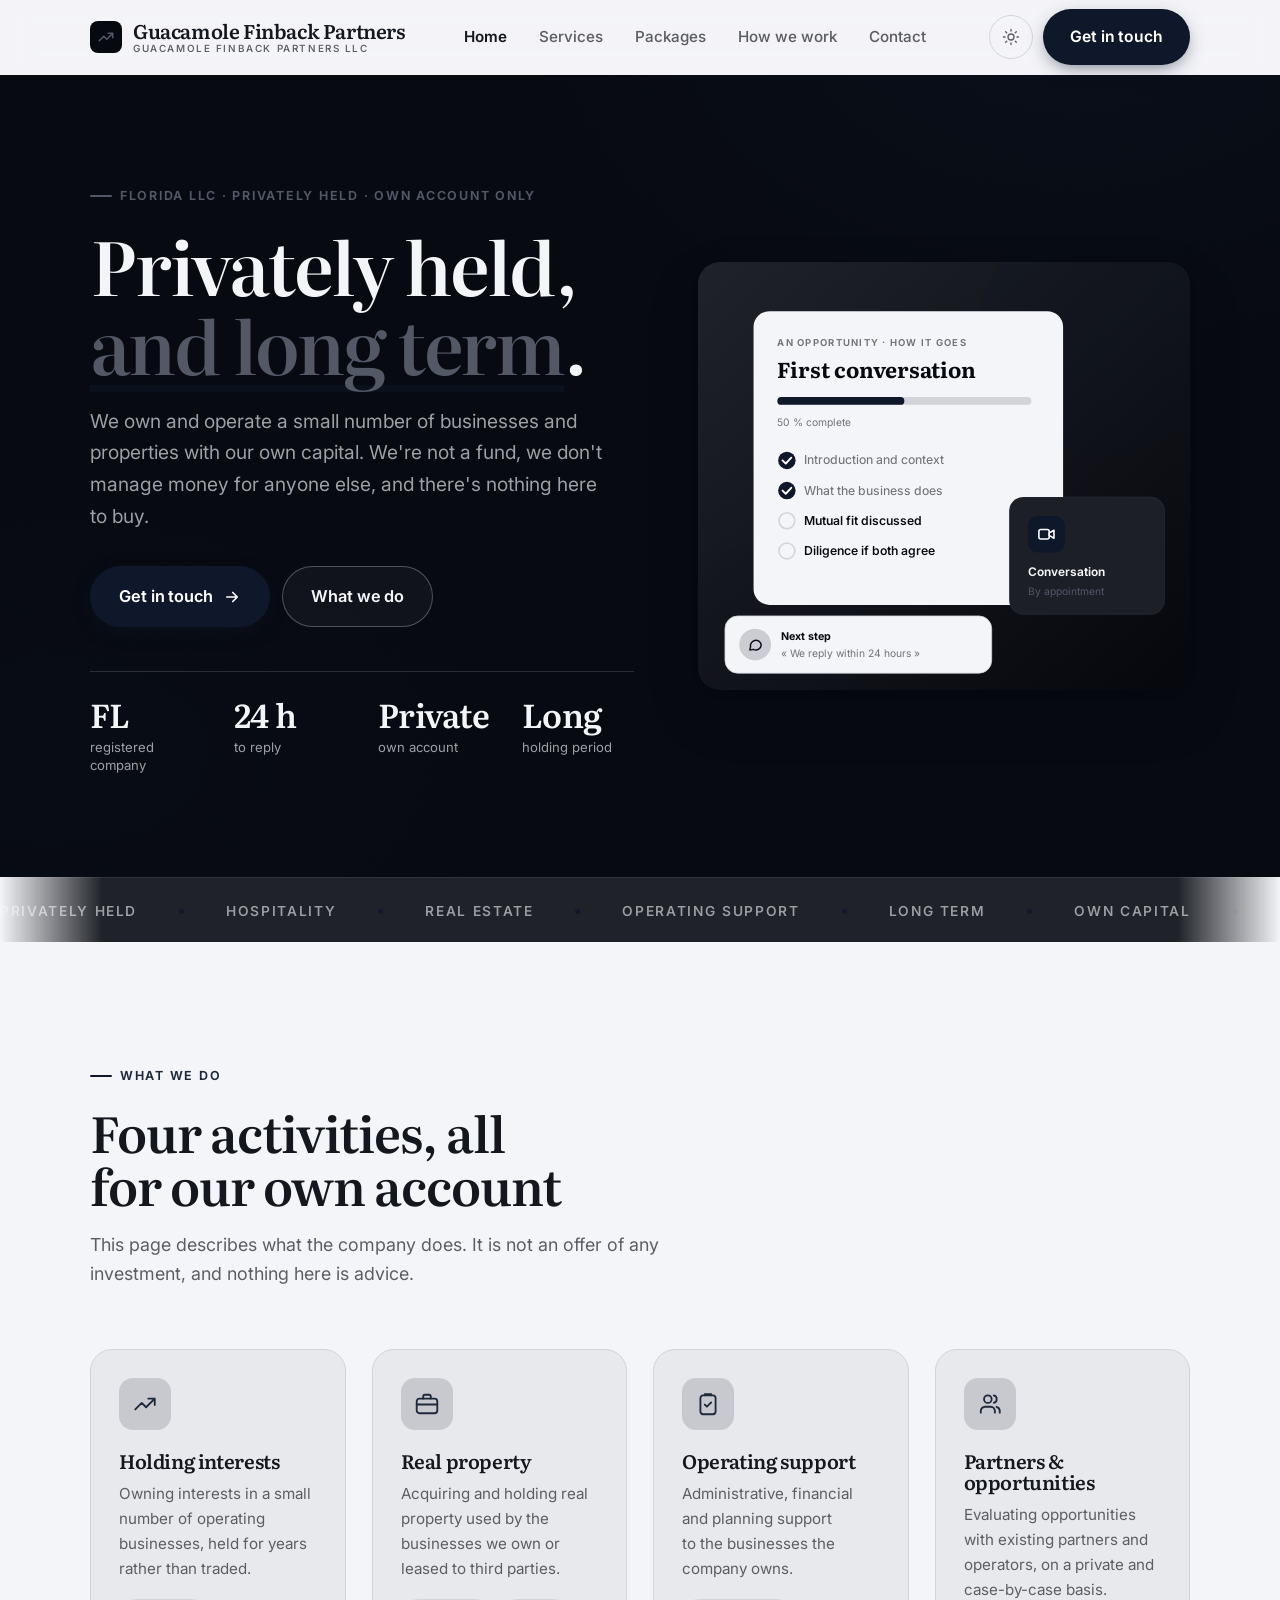
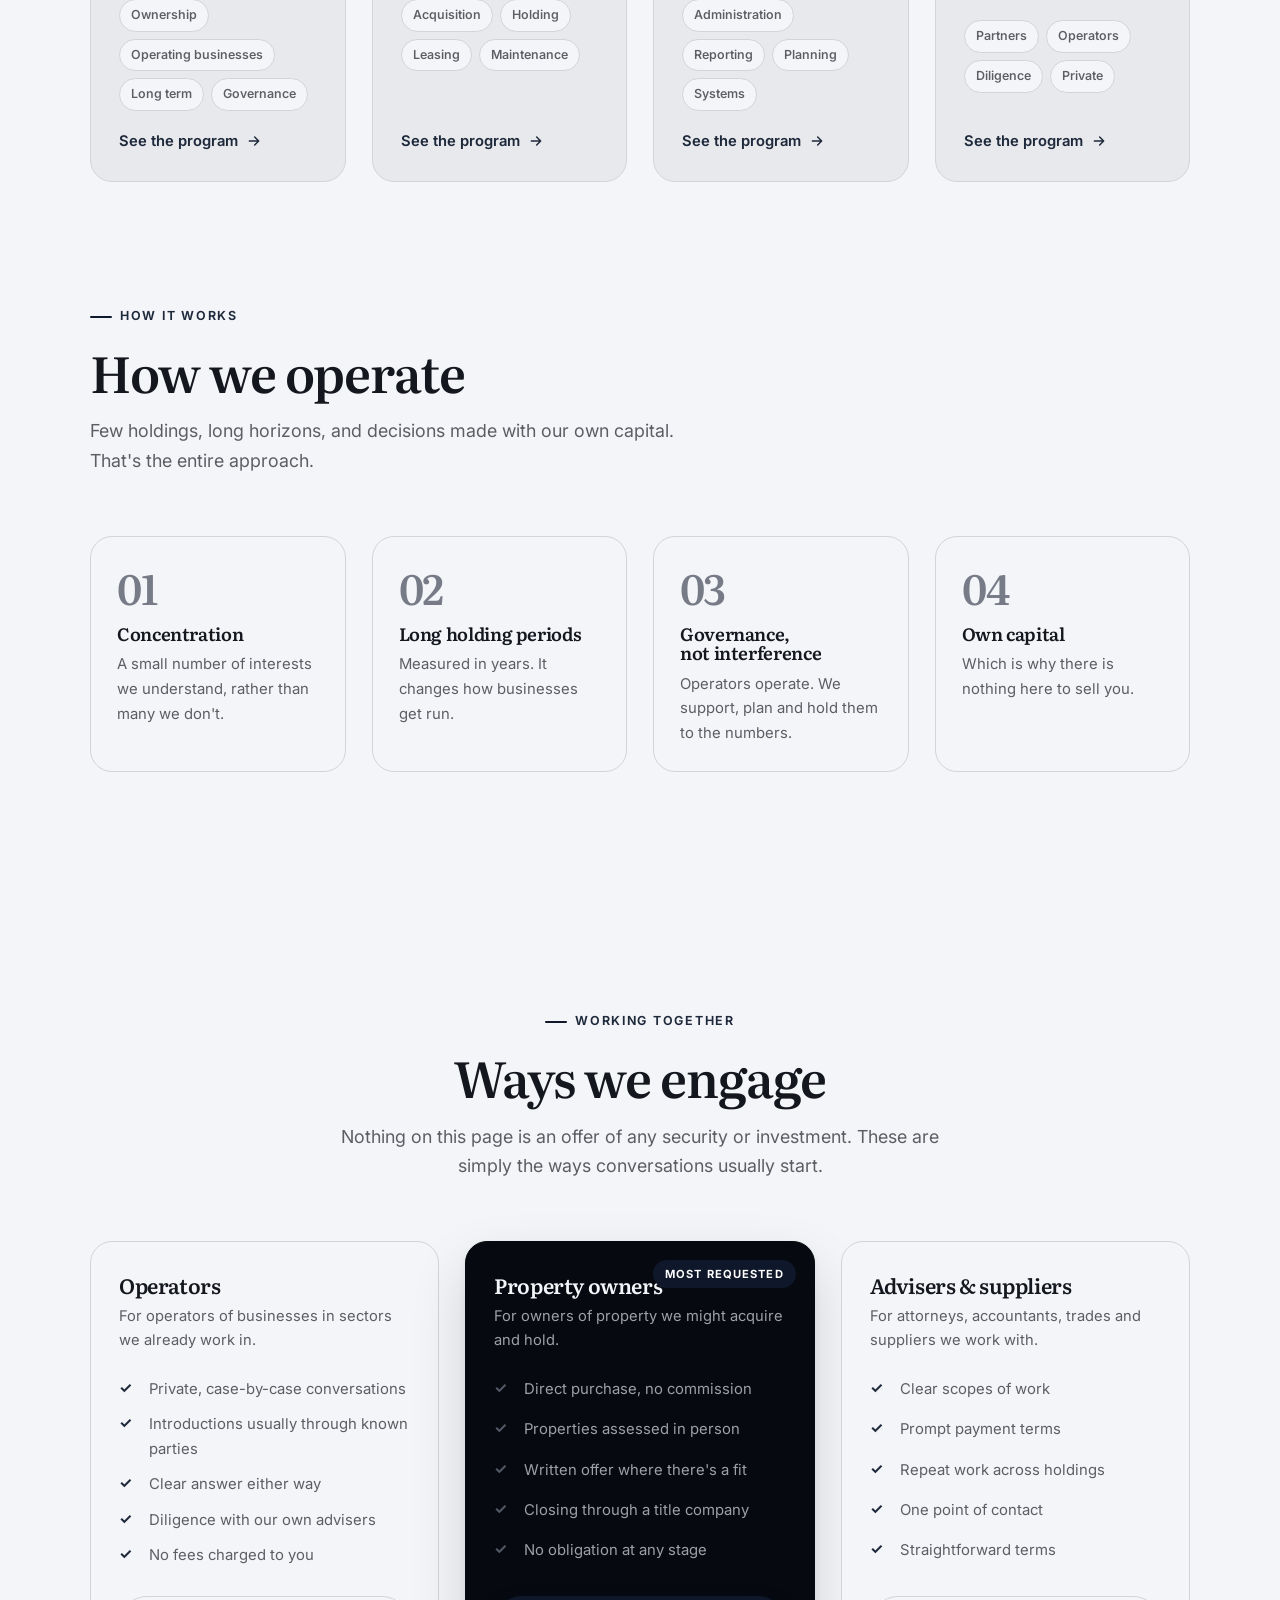
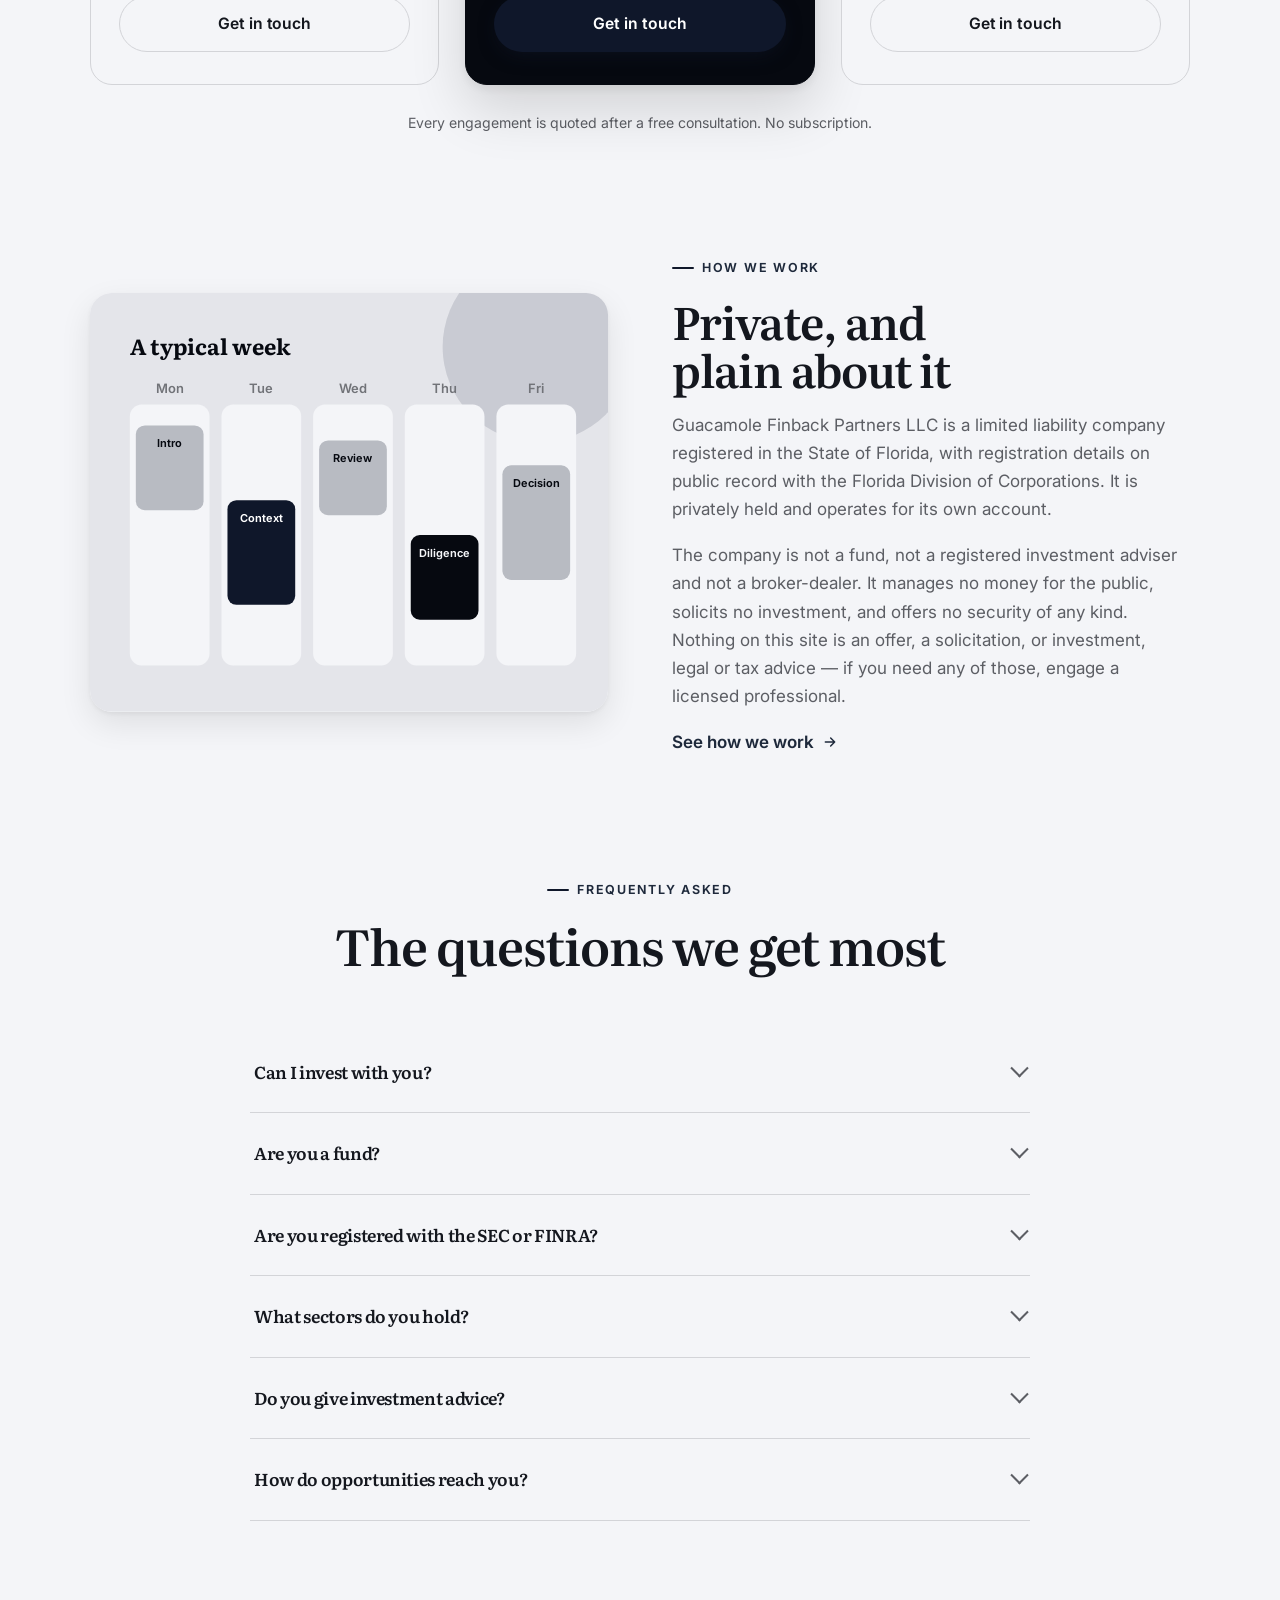
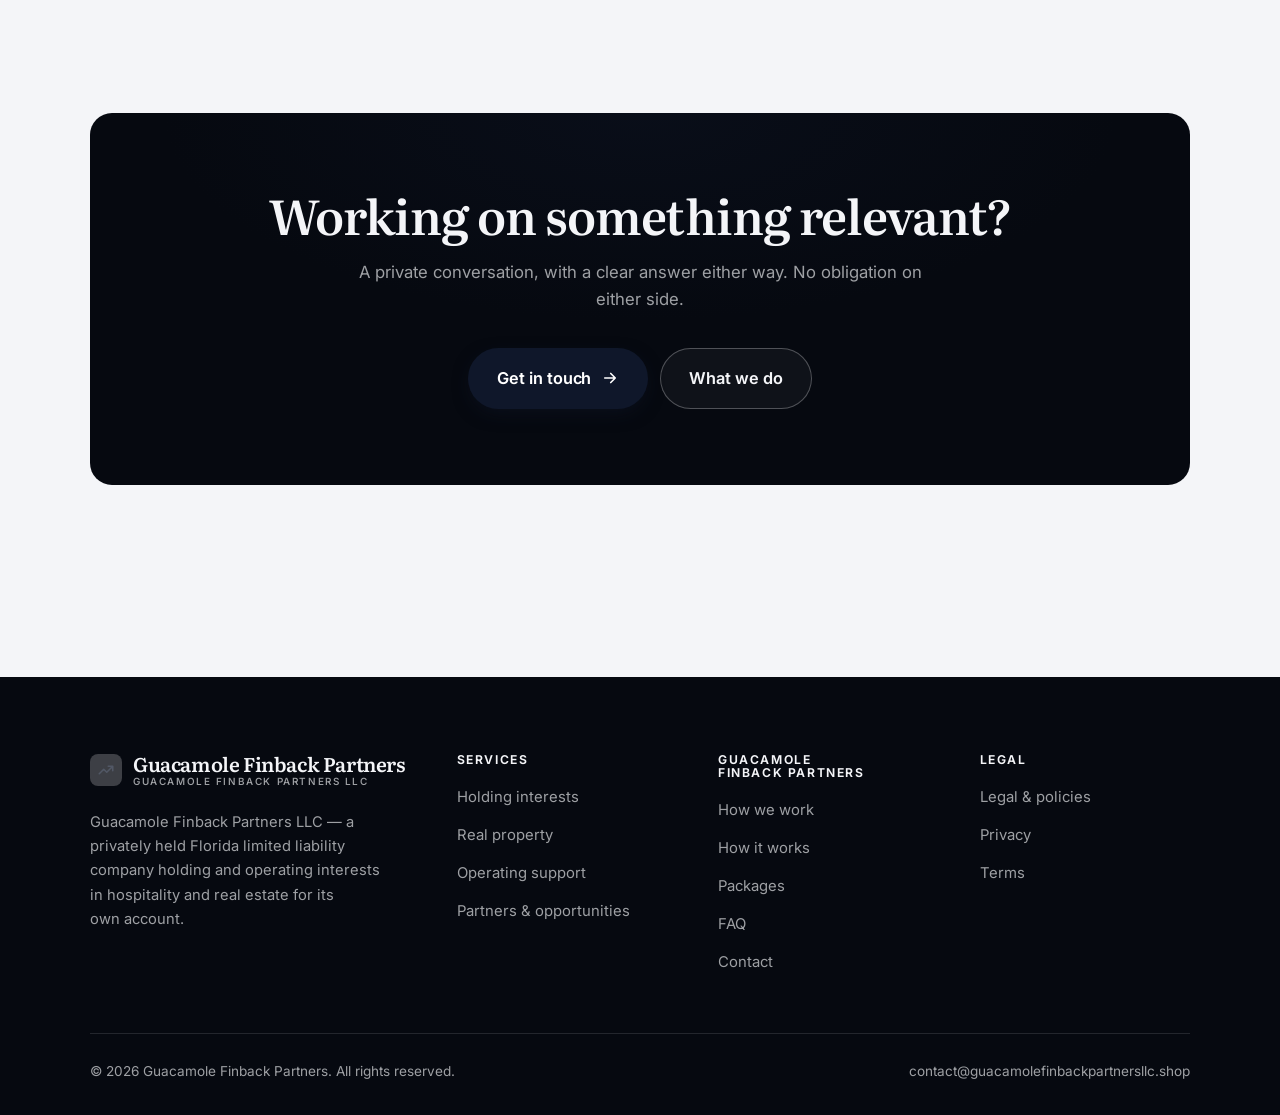
<file: index.html>
<!DOCTYPE html>
<html lang="en" class="no-js">
<head>
<meta charset="utf-8">
<meta name="viewport" content="width=device-width, initial-scale=1">
<title>Guacamole Finback Partners LLC — a privately held holding company</title>
<meta name="description" content="Guacamole Finback Partners LLC, a privately held Florida company holding and operating interests in hospitality and real estate for its own account. Not an offer of any investment.">
<link rel="canonical" href="https://guacamolefinbackpartnersllc.shop/">

<meta property="og:type" content="website">
<meta property="og:url" content="https://guacamolefinbackpartnersllc.shop/">
<meta property="og:site_name" content="Guacamole Finback Partners">
<meta property="og:locale" content="en_US">
<meta property="og:title" content="Guacamole Finback Partners LLC — a privately held holding company">
<meta property="og:description" content="Guacamole Finback Partners LLC, a privately held Florida company holding and operating interests in hospitality and real estate for its own account. Not an offer of any investment.">
<meta name="theme-color" content="#060910">

<link rel="icon" href="assets/img/favicon.svg" type="image/svg+xml">
<link rel="preconnect" href="https://fonts.googleapis.com">
<link rel="preconnect" href="https://fonts.gstatic.com" crossorigin>
<link rel="stylesheet" href="https://fonts.googleapis.com/css2?family=Literata:opsz,wght@7..72,400..700&family=Inter:wght@400..700&display=swap">
<link rel="stylesheet" href="assets/css/style.css">

<!-- Thème appliqué avant le premier rendu (évite le flash) -->
<script>
document.documentElement.classList.remove('no-js');
(function(){try{var t=localStorage.getItem('site-theme');if(t){document.documentElement.setAttribute('data-theme',t);}}catch(e){}})();
</script>
<script type="application/ld+json">
{
  "@context": "https://schema.org",
  "@type": "Organization",
  "name": "Guacamole Finback Partners",
  "url": "https://guacamolefinbackpartnersllc.shop/",
  "email": "contact@guacamolefinbackpartnersllc.shop",
  "description": "Guacamole Finback Partners LLC, a privately held Florida company holding and operating interests in hospitality and real estate for its own account. Not an offer of any investment.",
  "areaServed": "US",
  "knowsLanguage": "en"
}
</script>
</head>

<body>
<a class="skip-link" href="#main">Skip to main content</a>

<header class="site-header">
  <nav class="wrap nav" aria-label="Main navigation">
    <a class="brand" href="index.html">
      <svg class="brand__mark" viewBox="0 0 64 64" aria-hidden="true">
        <rect class="bm-bg" width="64" height="64" rx="16"/>
        <g class="bm-ic" transform="translate(14 14) scale(1.5)" fill="none" stroke-width="2.1" stroke-linecap="round" stroke-linejoin="round"><path d="M3 17l6-6 4 4 8-8M15 7h6v6"/></g>
      </svg>
      <span>Guacamole Finback Partners<span class="brand__sub">Guacamole Finback Partners LLC</span></span>
    </a>

    <ul class="nav__links" id="nav-links">
      <li><a href="index.html" aria-current="page">Home</a></li>
      <li><a href="programs.html">Services</a></li>
      <li><a href="index.html#pricing">Packages</a></li>
      <li><a href="about.html">How we work</a></li>
      <li><a href="contact.html">Contact</a></li>
      <li><a class="btn btn--primary" href="contact.html">Get in touch</a></li>
    </ul>

    <div class="nav__cta">
      <button class="theme-toggle" type="button" aria-label="Switch to dark theme">
        <svg class="icon-sun" viewBox="0 0 24 24" fill="none" stroke="currentColor" stroke-width="1.8" stroke-linecap="round" aria-hidden="true"><circle cx="12" cy="12" r="4"/><path d="M12 2v2m0 16v2M2 12h2m16 0h2M4.9 4.9l1.4 1.4m11.4 11.4 1.4 1.4M19.1 4.9l-1.4 1.4M6.3 17.7l-1.4 1.4"/></svg>
        <svg class="icon-moon" viewBox="0 0 24 24" fill="none" stroke="currentColor" stroke-width="1.8" stroke-linecap="round" stroke-linejoin="round" aria-hidden="true"><path d="M21 12.8A9 9 0 1 1 11.2 3a7 7 0 0 0 9.8 9.8z"/></svg>
      </button>
      <a class="btn btn--primary" href="contact.html">Get in touch</a>
      <button class="nav__toggle" type="button" aria-expanded="false" aria-controls="nav-links" aria-label="Open menu">
        <svg class="icon-open" viewBox="0 0 24 24" fill="none" stroke="currentColor" stroke-width="2" stroke-linecap="round" aria-hidden="true"><path d="M3 6h18M3 12h18M3 18h18"/></svg>
        <svg class="icon-close" viewBox="0 0 24 24" fill="none" stroke="currentColor" stroke-width="2" stroke-linecap="round" aria-hidden="true"><path d="M6 6l12 12M18 6L6 18"/></svg>
      </button>
    </div>
  </nav>
</header>

<main id="main">

<section class="hero">
  <div class="wrap hero__inner">
    <div>
      <span class="eyebrow hero__eyebrow">Florida LLC · Privately held · Own account only</span>
      <h1>Privately held,<br> <em>and long term</em>.</h1>
      <p class="hero__lede">We own and operate a small number of businesses and properties with our own capital. We're not a fund, we don't manage money for anyone else, and there's nothing here to buy.</p>

      <div class="hero__actions">
        <a class="btn btn--primary btn--lg" href="contact.html">Get in touch <svg viewBox="0 0 24 24" fill="none" stroke="currentColor" stroke-width="2.2" stroke-linecap="round" stroke-linejoin="round" aria-hidden="true"><path d="M5 12h14M13 6l6 6-6 6"/></svg></a>
        <a class="btn btn--on-dark btn--lg" href="programs.html">What we do</a>
      </div>

      <ul class="hero__proof">
        <li><span class="stat__num">FL</span><span class="stat__label">registered company</span></li>
        <li><span class="stat__num">24 h</span><span class="stat__label">to reply</span></li>
        <li><span class="stat__num">Private</span><span class="stat__label">own account</span></li>
        <li><span class="stat__num">Long</span><span class="stat__label">holding period</span></li>
      </ul>
    </div>

    <div class="hero__art">
      <svg viewBox="0 0 620 540" role="img" aria-label="How a first conversation with Guacamole Finback Partners works, from introduction to diligence.">
        <defs>
          <linearGradient id="hbg" x1="0" y1="0" x2="1" y2="1">
            <stop offset="0" stop-color="#1f2228"/><stop offset="1" stop-color="#05070d"/>
          </linearGradient>
        </defs>
        <rect width="620" height="540" rx="22" fill="url(#hbg)"/>
        <circle cx="500" cy="96" r="150" fill="#0f172a" opacity=".16"/>
        <circle cx="96" cy="470" r="120" fill="#0f172a" opacity=".08"/>

        <g style="font-family: var(--font-body)">
          <!-- Carte programme -->
          <rect x="70" y="62" width="390" height="370" rx="20" fill="#f4f5f8"/>
          <text x="100" y="106" font-size="12" font-weight="650" letter-spacing="1.6" fill="#717378">AN OPPORTUNITY · HOW IT GOES</text>
          <text x="100" y="146" font-size="27" font-weight="700" fill="#060910" style="font-family: var(--font-display)">First conversation</text>
          <rect x="100" y="170" width="320" height="10" rx="5" fill="#d3d4d8"/>
          <rect x="100" y="170" width="160" height="10" rx="5" fill="#0f172a"/>
          <text x="100" y="206" font-size="13" fill="#717378">50 % complete</text>
          <circle cx="112" cy="250" r="11" fill="#0f172a"/><path d="M106.5 250l4 4 7-7.5" fill="none" stroke="#ffffff" stroke-width="2.4" stroke-linecap="round" stroke-linejoin="round"/><text x="134" y="255" font-size="15.5" fill="#717378" font-weight="450">Introduction and context</text>
          <circle cx="112" cy="288" r="11" fill="#0f172a"/><path d="M106.5 288l4 4 7-7.5" fill="none" stroke="#ffffff" stroke-width="2.4" stroke-linecap="round" stroke-linejoin="round"/><text x="134" y="293" font-size="15.5" fill="#717378" font-weight="450">What the business does</text>
          <circle cx="112" cy="326" r="10" fill="none" stroke="#d3d4d8" stroke-width="2"/><text x="134" y="331" font-size="15.5" fill="#060910" font-weight="560">Mutual fit discussed</text>
          <circle cx="112" cy="364" r="10" fill="none" stroke="#d3d4d8" stroke-width="2"/><text x="134" y="369" font-size="15.5" fill="#060910" font-weight="560">Diligence if both agree</text>

          <!-- Carte séance -->
          <rect x="392" y="296" width="196" height="148" rx="18" fill="#1c1f26" stroke="#ffffff" stroke-opacity=".08"/>
          <rect x="416" y="320" width="46" height="46" rx="12" fill="#0f172a"/>
          <g transform="translate(427 331)" fill="none" stroke="#ffffff" color="#ffffff" stroke-width="2" stroke-linecap="round" stroke-linejoin="round"><rect x="2.5" y="6" width="13" height="12" rx="2.5"/><path d="M15.5 10.5 21.5 7v10l-6-3.5z"/></g>
          <text x="416" y="396" font-size="15" font-weight="650" fill="#f4f5f8">Conversation</text>
          <text x="416" y="420" font-size="13" fill="#525866">By appointment</text>

          <!-- Retour du coach -->
          <rect x="34" y="446" width="336" height="72" rx="16" fill="#f4f5f8" stroke="#d3d4d8"/>
          <circle cx="72" cy="482" r="20" fill="#cbcdd3"/>
          <g transform="translate(62 472) scale(.84)" fill="none" stroke="#0a0f1b" stroke-width="2.2" stroke-linecap="round" stroke-linejoin="round"><path d="M21 12a8 8 0 0 1-11.6 7.1L4 20l1-4.6A8 8 0 1 1 21 12z"/></g>
          <text x="104" y="476" font-size="13.5" font-weight="700" fill="#060910">Next step</text>
          <text x="104" y="498" font-size="13" fill="#717378">« We reply within 24 hours »</text>
        </g>
      </svg>
    </div>
  </div>
</section>

<div class="marquee" aria-hidden="true">
  <div class="marquee__track"><span>Privately held</span><span>Hospitality</span><span>Real estate</span><span>Operating support</span><span>Long term</span><span>Own capital</span><span>Partners</span><span>No public offering</span><span>Governance</span><span>Administration</span><span>Privately held</span><span>Hospitality</span><span>Real estate</span><span>Operating support</span><span>Long term</span><span>Own capital</span><span>Partners</span><span>No public offering</span><span>Governance</span><span>Administration</span></div>
</div>

<section class="section wrap" id="programs">
  <div class="section-head reveal">
    <span class="eyebrow">What we do</span>
    <h2>Four activities, all for our own account</h2>
    <p>This page describes what the company does. It is not an offer of any investment, and nothing here is advice.</p>
  </div>
  <div class="grid grid--4 reveal-group">
    <a class="card" href="programs.html#holdings">
      <div class="card__icon"><svg viewBox="0 0 24 24" fill="none" stroke="currentColor" stroke-width="1.7" stroke-linecap="round" stroke-linejoin="round" aria-hidden="true"><path d="M3 17l6-6 4 4 8-8M15 7h6v6"/></svg></div>
      <h3>Holding interests</h3>
      <p>Owning interests in a small number of operating businesses, held for years rather than traded.</p>
      <ul class="tags"><li>Ownership</li><li>Operating businesses</li><li>Long term</li><li>Governance</li></ul>
      <span class="arrow-link">See the program <svg viewBox="0 0 24 24" fill="none" stroke="currentColor" stroke-width="2.2" stroke-linecap="round" stroke-linejoin="round" aria-hidden="true"><path d="M5 12h14M13 6l6 6-6 6"/></svg></span>
    </a>
    <a class="card" href="programs.html#property">
      <div class="card__icon"><svg viewBox="0 0 24 24" fill="none" stroke="currentColor" stroke-width="1.7" stroke-linecap="round" stroke-linejoin="round" aria-hidden="true"><rect x="2.5" y="7" width="19" height="13.5" rx="2.5"/><path d="M8.5 7V5a1.5 1.5 0 0 1 1.5-1.5h4A1.5 1.5 0 0 1 15.5 5v2M2.5 12.5h19"/></svg></div>
      <h3>Real property</h3>
      <p>Acquiring and holding real property used by the businesses we own or leased to third parties.</p>
      <ul class="tags"><li>Acquisition</li><li>Holding</li><li>Leasing</li><li>Maintenance</li></ul>
      <span class="arrow-link">See the program <svg viewBox="0 0 24 24" fill="none" stroke="currentColor" stroke-width="2.2" stroke-linecap="round" stroke-linejoin="round" aria-hidden="true"><path d="M5 12h14M13 6l6 6-6 6"/></svg></span>
    </a>
    <a class="card" href="programs.html#support">
      <div class="card__icon"><svg viewBox="0 0 24 24" fill="none" stroke="currentColor" stroke-width="1.7" stroke-linecap="round" stroke-linejoin="round" aria-hidden="true"><rect x="5" y="4" width="14" height="17.5" rx="2.5"/><path d="M9 4V3h6v1M9 12.5l2 2 4-4"/></svg></div>
      <h3>Operating support</h3>
      <p>Administrative, financial and planning support to the businesses the company owns.</p>
      <ul class="tags"><li>Administration</li><li>Reporting</li><li>Planning</li><li>Systems</li></ul>
      <span class="arrow-link">See the program <svg viewBox="0 0 24 24" fill="none" stroke="currentColor" stroke-width="2.2" stroke-linecap="round" stroke-linejoin="round" aria-hidden="true"><path d="M5 12h14M13 6l6 6-6 6"/></svg></span>
    </a>
    <a class="card" href="programs.html#partners">
      <div class="card__icon"><svg viewBox="0 0 24 24" fill="none" stroke="currentColor" stroke-width="1.7" stroke-linecap="round" stroke-linejoin="round" aria-hidden="true"><path d="M16.5 20v-1.5a4 4 0 0 0-4-4h-5a4 4 0 0 0-4 4V20"/><circle cx="10" cy="7.5" r="3.5"/><path d="M21 20v-1.5a4 4 0 0 0-3-3.9M15.5 4.1a3.5 3.5 0 0 1 0 6.8"/></svg></div>
      <h3>Partners &amp; opportunities</h3>
      <p>Evaluating opportunities with existing partners and operators, on a private and case-by-case basis.</p>
      <ul class="tags"><li>Partners</li><li>Operators</li><li>Diligence</li><li>Private</li></ul>
      <span class="arrow-link">See the program <svg viewBox="0 0 24 24" fill="none" stroke="currentColor" stroke-width="2.2" stroke-linecap="round" stroke-linejoin="round" aria-hidden="true"><path d="M5 12h14M13 6l6 6-6 6"/></svg></span>
    </a>
  </div>
</section>

<section class="section section--flush wrap" id="how-it-works">
  <div class="section-head reveal">
    <span class="eyebrow">How it works</span>
    <h2>How we operate</h2>
    <p>Few holdings, long horizons, and decisions made with our own capital. That's the entire approach.</p>
  </div>
  <div class="grid grid--4 steps reveal-group">
    <article class="step">
      <h3>Concentration</h3>
      <p>A small number of interests we understand, rather than many we don't.</p>
    </article>
    <article class="step">
      <h3>Long holding periods</h3>
      <p>Measured in years. It changes how businesses get run.</p>
    </article>
    <article class="step">
      <h3>Governance, not interference</h3>
      <p>Operators operate. We support, plan and hold them to the numbers.</p>
    </article>
    <article class="step">
      <h3>Own capital</h3>
      <p>Which is why there is nothing here to sell you.</p>
    </article>
  </div>
</section>

<section class="section wrap" id="pricing">
  <div class="section-head section-head--center reveal">
    <span class="eyebrow">Working together</span>
    <h2>Ways we engage</h2>
    <p>Nothing on this page is an offer of any security or investment. These are simply the ways conversations usually start.</p>
  </div>
  <div class="grid grid--3 plans reveal-group">
    <article class="plan">
      
      <h3>Operators</h3>
      <p class="plan__desc">For operators of businesses in sectors we already work in.</p>
      
      <ul class="plan__features">
        <li>Private, case-by-case conversations</li>
        <li>Introductions usually through known parties</li>
        <li>Clear answer either way</li>
        <li>Diligence with our own advisers</li>
        <li>No fees charged to you</li>
      </ul>
      <a class="btn btn--ghost btn--block" href="contact.html">Get in touch</a>
    </article>
    <article class="plan plan--featured">
      <span class="plan__tag">Most requested</span>
      <h3>Property owners</h3>
      <p class="plan__desc">For owners of property we might acquire and hold.</p>
      
      <ul class="plan__features">
        <li>Direct purchase, no commission</li>
        <li>Properties assessed in person</li>
        <li>Written offer where there's a fit</li>
        <li>Closing through a title company</li>
        <li>No obligation at any stage</li>
      </ul>
      <a class="btn btn--primary btn--block" href="contact.html">Get in touch</a>
    </article>
    <article class="plan">
      
      <h3>Advisers &amp; suppliers</h3>
      <p class="plan__desc">For attorneys, accountants, trades and suppliers we work with.</p>
      
      <ul class="plan__features">
        <li>Clear scopes of work</li>
        <li>Prompt payment terms</li>
        <li>Repeat work across holdings</li>
        <li>One point of contact</li>
        <li>Straightforward terms</li>
      </ul>
      <a class="btn btn--ghost btn--block" href="contact.html">Get in touch</a>
    </article>
  </div>
  <p class="plans-note">Every engagement is quoted after a free consultation. No subscription.</p>
</section>

<section class="section section--flush wrap">
  <div class="split reveal">
    <div class="split__art">
      <svg viewBox="0 0 520 420" role="img" aria-label="Example of a typical week: Intro, Context, Review, Diligence, Decision.">
        <rect width="520" height="420" rx="20" fill="#e4e5ea"/>
        <circle cx="450" cy="54" r="96" fill="#0f172a" opacity=".12"/>
        <g style="font-family: var(--font-body)">
        <text x="40" y="62" font-size="22" font-weight="700" fill="#060910" style="font-family: var(--font-display)">A typical week</text>
        <text x="80" y="100" text-anchor="middle" font-size="13" font-weight="600" fill="#717378">Mon</text>
        <rect x="40" y="112" width="80" height="262" rx="12" fill="#f4f5f8"/>
        <rect x="46" y="133" width="68" height="85" rx="9" fill="#b8bbc2"/>
        <text x="80" y="155" text-anchor="middle" font-size="11" font-weight="650" fill="#060910">Intro</text>
        <text x="172" y="100" text-anchor="middle" font-size="13" font-weight="600" fill="#717378">Tue</text>
        <rect x="132" y="112" width="80" height="262" rx="12" fill="#f4f5f8"/>
        <rect x="138" y="208" width="68" height="105" rx="9" fill="#0f172a"/>
        <text x="172" y="230" text-anchor="middle" font-size="11" font-weight="650" fill="#ffffff">Context</text>
        <text x="264" y="100" text-anchor="middle" font-size="13" font-weight="600" fill="#717378">Wed</text>
        <rect x="224" y="112" width="80" height="262" rx="12" fill="#f4f5f8"/>
        <rect x="230" y="148" width="68" height="75" rx="9" fill="#b8bbc2"/>
        <text x="264" y="170" text-anchor="middle" font-size="11" font-weight="650" fill="#060910">Review</text>
        <text x="356" y="100" text-anchor="middle" font-size="13" font-weight="600" fill="#717378">Thu</text>
        <rect x="316" y="112" width="80" height="262" rx="12" fill="#f4f5f8"/>
        <rect x="322" y="243" width="68" height="85" rx="9" fill="#060910"/>
        <text x="356" y="265" text-anchor="middle" font-size="11" font-weight="650" fill="#f4f5f8">Diligence</text>
        <text x="448" y="100" text-anchor="middle" font-size="13" font-weight="600" fill="#717378">Fri</text>
        <rect x="408" y="112" width="80" height="262" rx="12" fill="#f4f5f8"/>
        <rect x="414" y="173" width="68" height="115" rx="9" fill="#b8bbc2"/>
        <text x="448" y="195" text-anchor="middle" font-size="11" font-weight="650" fill="#060910">Decision</text>
        </g>
      </svg>
    </div>
    <div>
      <span class="eyebrow">How we work</span>
      <h2>Private, and plain about it</h2>
      <p>Guacamole Finback Partners LLC is a limited liability company registered in the State of Florida, with registration details on public record with the Florida Division of Corporations. It is privately held and operates for its own account.</p>
      <p>The company is not a fund, not a registered investment adviser and not a broker-dealer. It manages no money for the public, solicits no investment, and offers no security of any kind. Nothing on this site is an offer, a solicitation, or investment, legal or tax advice — if you need any of those, engage a licensed professional.</p>
      <p><a class="arrow-link" href="about.html">See how we work <svg viewBox="0 0 24 24" fill="none" stroke="currentColor" stroke-width="2.2" stroke-linecap="round" stroke-linejoin="round" aria-hidden="true"><path d="M5 12h14M13 6l6 6-6 6"/></svg></a></p>
    </div>
  </div>
</section>

<section class="section section--flush wrap" id="faq">
  <div class="section-head section-head--center reveal">
    <span class="eyebrow">Frequently asked</span>
    <h2>The questions we get most</h2>
  </div>
  <div class="faq reveal">
    <details>
      <summary>Can I invest with you?</summary>
      <p>No. The company invests its own and its partners' capital and makes no offer of any security or investment to anyone. There is nothing here to buy.</p>
    </details>
    <details>
      <summary>Are you a fund?</summary>
      <p>No. It's a privately held company holding a small number of interests for its own account — no outside investors, no fund structure.</p>
    </details>
    <details>
      <summary>Are you registered with the SEC or FINRA?</summary>
      <p>No, and we don't need to be: we're not an adviser, a broker-dealer or an issuer. We manage no money for others.</p>
    </details>
    <details>
      <summary>What sectors do you hold?</summary>
      <p>Hospitality and real estate, in a small number of positions. We'll describe them in a private conversation where there's a reason to.</p>
    </details>
    <details>
      <summary>Do you give investment advice?</summary>
      <p>No, to anyone, ever. Nothing on this site is advice of any kind.</p>
    </details>
    <details>
      <summary>How do opportunities reach you?</summary>
      <p>Through operators, partners and advisers we already work with, case by case and privately.</p>
    </details>
  </div>
</section>

<section class="wrap section--tight">
  <div class="cta-band reveal">
    <h2>Working on something relevant?</h2>
    <p>A private conversation, with a clear answer either way. No obligation on either side.</p>
    <div class="hero__actions">
      <a class="btn btn--primary btn--lg" href="contact.html">Get in touch <svg viewBox="0 0 24 24" fill="none" stroke="currentColor" stroke-width="2.2" stroke-linecap="round" stroke-linejoin="round" aria-hidden="true"><path d="M5 12h14M13 6l6 6-6 6"/></svg></a>
      <a class="btn btn--on-dark btn--lg" href="programs.html">What we do</a>
    </div>
  </div>
</section>

</main>

<footer class="site-footer">
  <div class="wrap">
    <div class="footer__grid">
      <div class="footer__brand">
        <a class="brand" href="index.html">
          <svg class="brand__mark" viewBox="0 0 64 64" aria-hidden="true">
        <rect class="bm-bg" width="64" height="64" rx="16"/>
        <g class="bm-ic" transform="translate(14 14) scale(1.5)" fill="none" stroke-width="2.1" stroke-linecap="round" stroke-linejoin="round"><path d="M3 17l6-6 4 4 8-8M15 7h6v6"/></g>
      </svg>
          <span>Guacamole Finback Partners<span class="brand__sub">Guacamole Finback Partners LLC</span></span>
        </a>
        <p>Guacamole Finback Partners LLC — a privately held Florida limited liability company holding and operating interests in hospitality and real estate for its own account.</p>
      </div>

      <div class="footer__col">
        <h4>Services</h4>
        <ul>
          <li><a href="programs.html#holdings">Holding interests</a></li>
          <li><a href="programs.html#property">Real property</a></li>
          <li><a href="programs.html#support">Operating support</a></li>
          <li><a href="programs.html#partners">Partners &amp; opportunities</a></li>
        </ul>
      </div>

      <div class="footer__col">
        <h4>Guacamole Finback Partners</h4>
        <ul>
          <li><a href="about.html">How we work</a></li>
          <li><a href="index.html#how-it-works">How it works</a></li>
          <li><a href="index.html#pricing">Packages</a></li>
          <li><a href="index.html#faq">FAQ</a></li>
          <li><a href="contact.html">Contact</a></li>
        </ul>
      </div>

      <div class="footer__col">
        <h4>Legal</h4>
        <ul>
          <li><a href="legal.html">Legal &amp; policies</a></li>
          <li><a href="legal.html#privacy">Privacy</a></li>
          <li><a href="legal.html#terms">Terms</a></li>
        </ul>
      </div>
    </div>

    <div class="footer__bottom">
      <p>© <span data-year>2026</span> Guacamole Finback Partners. All rights reserved.</p>
      <p><a href="mailto:contact@guacamolefinbackpartnersllc.shop">contact@guacamolefinbackpartnersllc.shop</a></p>
    </div>
  </div>
</footer>

<script src="assets/js/main.js" defer></script>
</body>
</html>
</file>
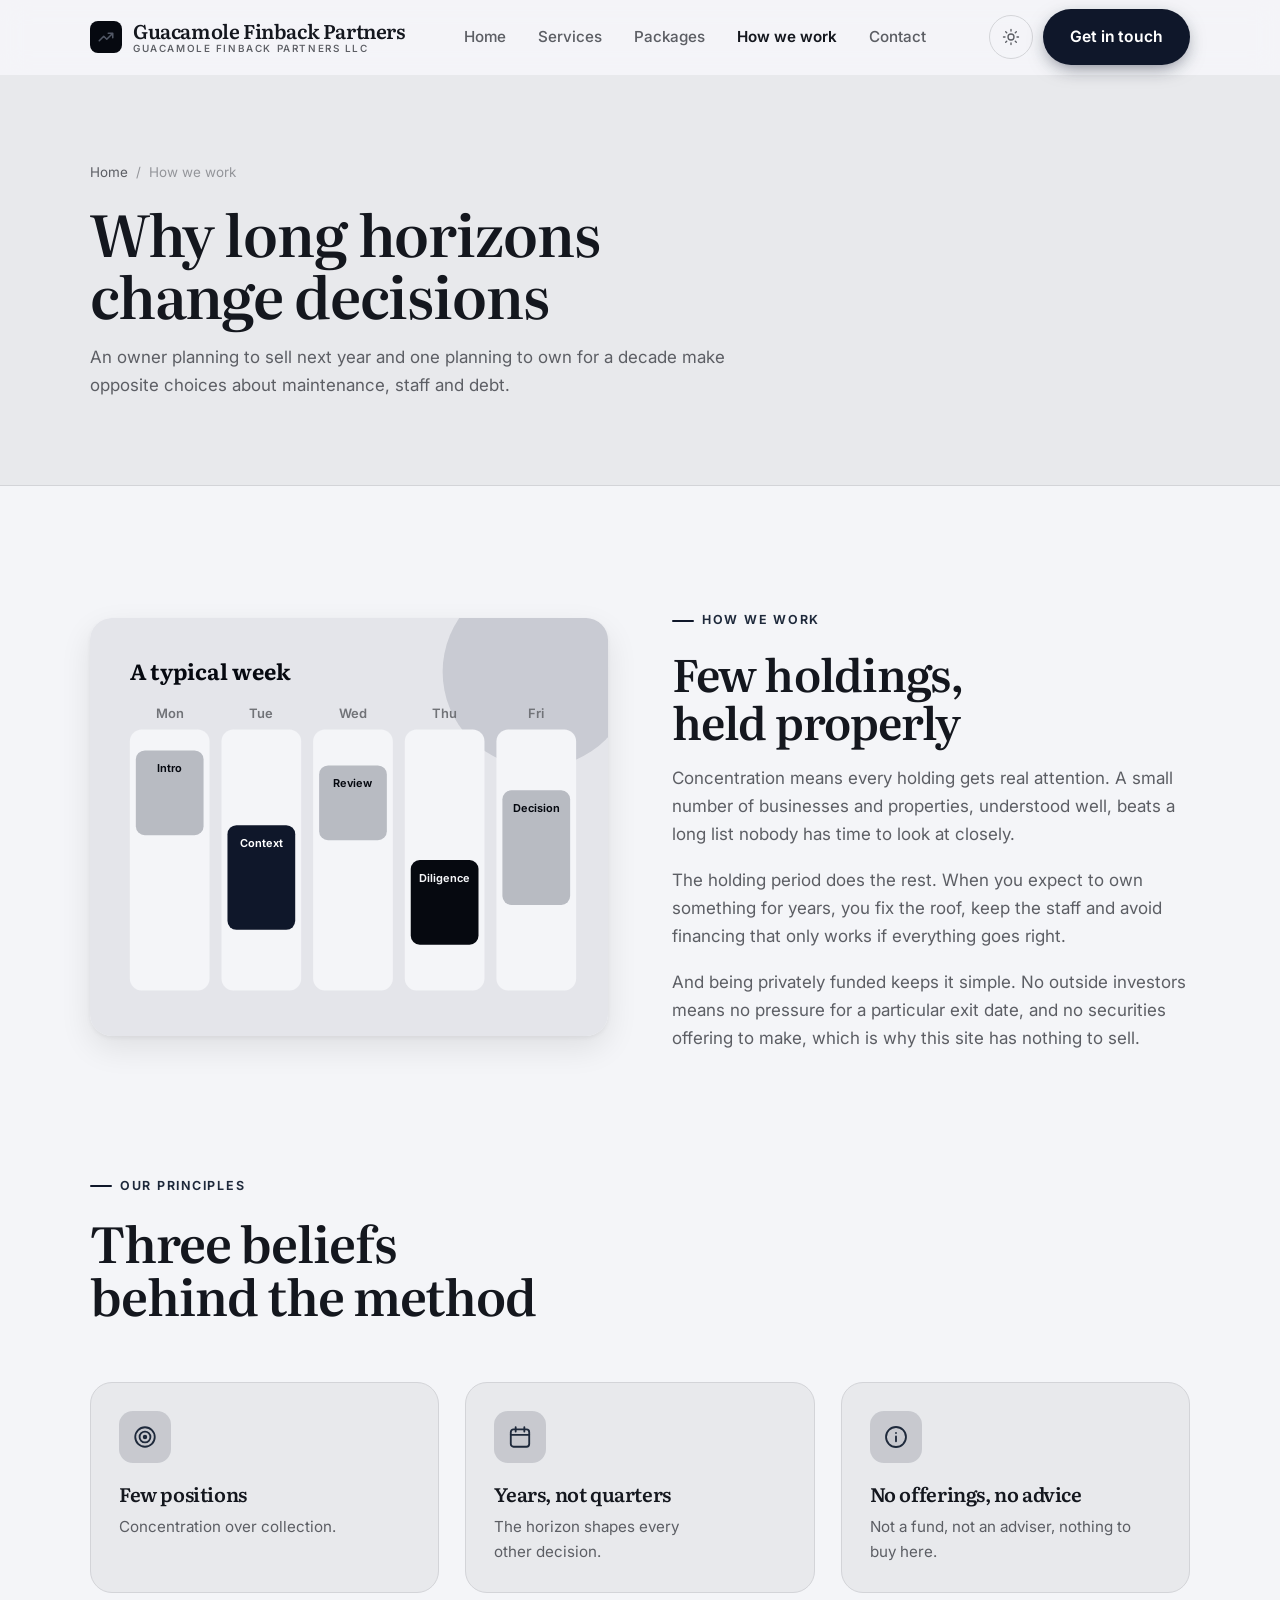
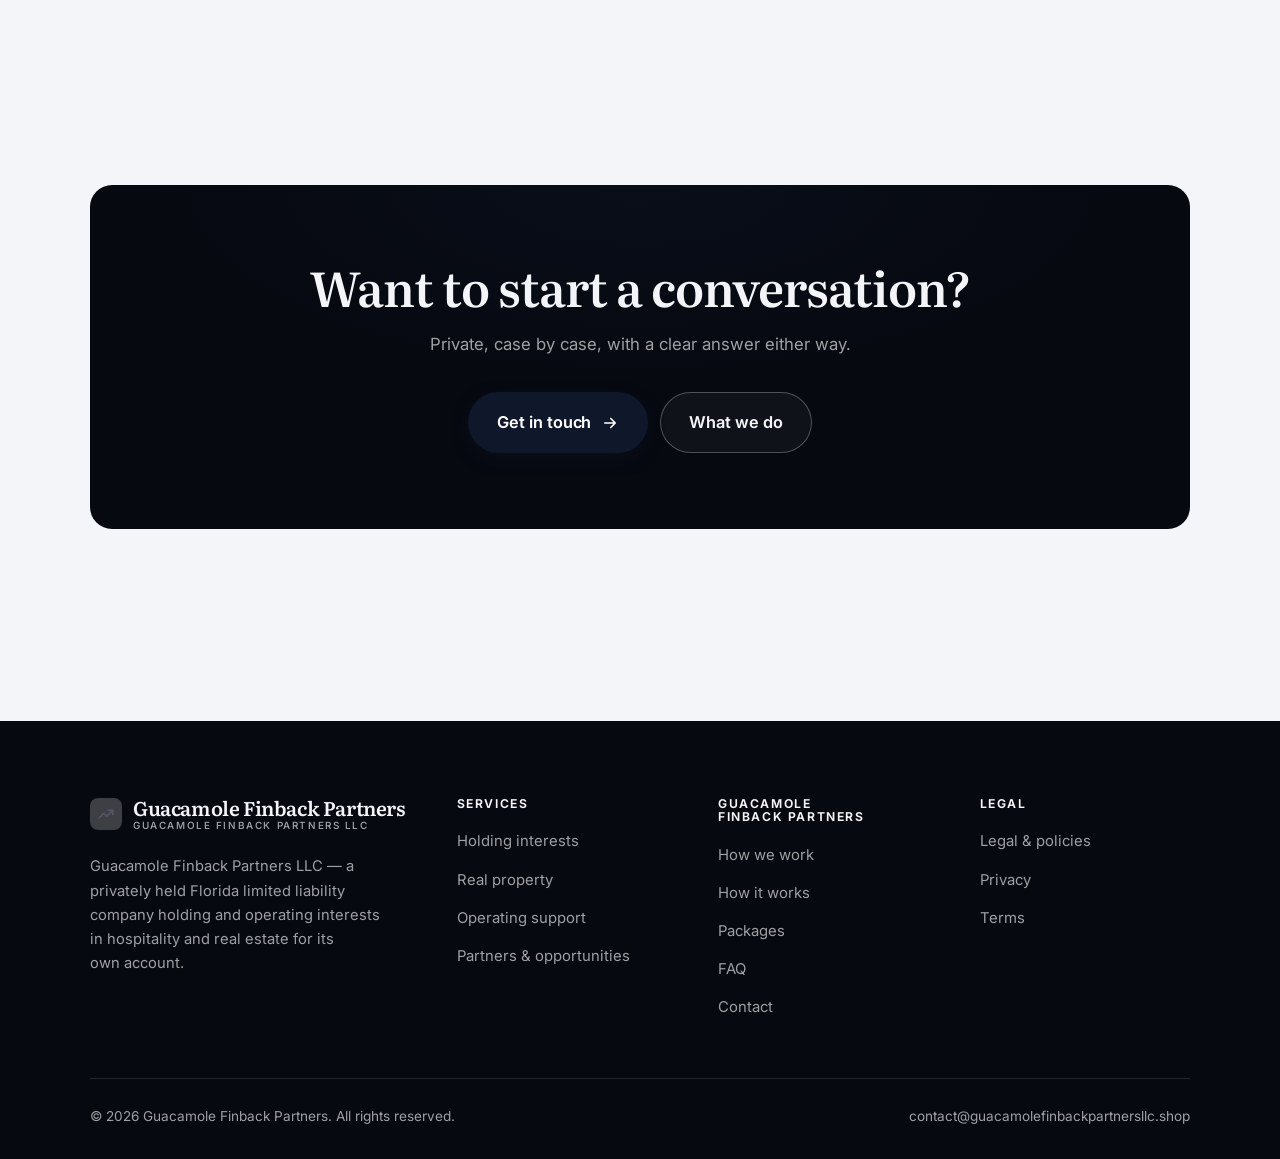
<file: about.html>
<!DOCTYPE html>
<html lang="en" class="no-js">
<head>
<meta charset="utf-8">
<meta name="viewport" content="width=device-width, initial-scale=1">
<title>How we work — Guacamole Finback Partners</title>
<meta name="description" content="About Guacamole Finback Partners LLC, a privately held Florida limited liability company.">
<link rel="canonical" href="https://guacamolefinbackpartnersllc.shop/about.html">

<meta property="og:type" content="website">
<meta property="og:url" content="https://guacamolefinbackpartnersllc.shop/about.html">
<meta property="og:site_name" content="Guacamole Finback Partners">
<meta property="og:locale" content="en_US">
<meta property="og:title" content="How we work — Guacamole Finback Partners">
<meta property="og:description" content="About Guacamole Finback Partners LLC, a privately held Florida limited liability company.">
<meta name="theme-color" content="#060910">

<link rel="icon" href="assets/img/favicon.svg" type="image/svg+xml">
<link rel="preconnect" href="https://fonts.googleapis.com">
<link rel="preconnect" href="https://fonts.gstatic.com" crossorigin>
<link rel="stylesheet" href="https://fonts.googleapis.com/css2?family=Literata:opsz,wght@7..72,400..700&family=Inter:wght@400..700&display=swap">
<link rel="stylesheet" href="assets/css/style.css">

<!-- Thème appliqué avant le premier rendu (évite le flash) -->
<script>
document.documentElement.classList.remove('no-js');
(function(){try{var t=localStorage.getItem('site-theme');if(t){document.documentElement.setAttribute('data-theme',t);}}catch(e){}})();
</script>
</head>

<body>
<a class="skip-link" href="#main">Skip to main content</a>

<header class="site-header">
  <nav class="wrap nav" aria-label="Main navigation">
    <a class="brand" href="index.html">
      <svg class="brand__mark" viewBox="0 0 64 64" aria-hidden="true">
        <rect class="bm-bg" width="64" height="64" rx="16"/>
        <g class="bm-ic" transform="translate(14 14) scale(1.5)" fill="none" stroke-width="2.1" stroke-linecap="round" stroke-linejoin="round"><path d="M3 17l6-6 4 4 8-8M15 7h6v6"/></g>
      </svg>
      <span>Guacamole Finback Partners<span class="brand__sub">Guacamole Finback Partners LLC</span></span>
    </a>

    <ul class="nav__links" id="nav-links">
      <li><a href="index.html">Home</a></li>
      <li><a href="programs.html">Services</a></li>
      <li><a href="index.html#pricing">Packages</a></li>
      <li><a href="about.html" aria-current="page">How we work</a></li>
      <li><a href="contact.html">Contact</a></li>
      <li><a class="btn btn--primary" href="contact.html">Get in touch</a></li>
    </ul>

    <div class="nav__cta">
      <button class="theme-toggle" type="button" aria-label="Switch to dark theme">
        <svg class="icon-sun" viewBox="0 0 24 24" fill="none" stroke="currentColor" stroke-width="1.8" stroke-linecap="round" aria-hidden="true"><circle cx="12" cy="12" r="4"/><path d="M12 2v2m0 16v2M2 12h2m16 0h2M4.9 4.9l1.4 1.4m11.4 11.4 1.4 1.4M19.1 4.9l-1.4 1.4M6.3 17.7l-1.4 1.4"/></svg>
        <svg class="icon-moon" viewBox="0 0 24 24" fill="none" stroke="currentColor" stroke-width="1.8" stroke-linecap="round" stroke-linejoin="round" aria-hidden="true"><path d="M21 12.8A9 9 0 1 1 11.2 3a7 7 0 0 0 9.8 9.8z"/></svg>
      </button>
      <a class="btn btn--primary" href="contact.html">Get in touch</a>
      <button class="nav__toggle" type="button" aria-expanded="false" aria-controls="nav-links" aria-label="Open menu">
        <svg class="icon-open" viewBox="0 0 24 24" fill="none" stroke="currentColor" stroke-width="2" stroke-linecap="round" aria-hidden="true"><path d="M3 6h18M3 12h18M3 18h18"/></svg>
        <svg class="icon-close" viewBox="0 0 24 24" fill="none" stroke="currentColor" stroke-width="2" stroke-linecap="round" aria-hidden="true"><path d="M6 6l12 12M18 6L6 18"/></svg>
      </button>
    </div>
  </nav>
</header>

<main id="main">

<section class="page-head">
  <div class="wrap">
    <nav class="breadcrumb" aria-label="Breadcrumb">
      <a href="index.html">Home</a><span>/</span><span aria-current="page">How we work</span>
    </nav>
    <h1>Why long horizons change decisions</h1>
    <p>An owner planning to sell next year and one planning to own for a decade make opposite choices about maintenance, staff and debt.</p>
  </div>
</section>

<section class="section wrap">
  <div class="split reveal">
    <div class="split__art">
      <svg viewBox="0 0 520 420" role="img" aria-label="Example of a typical week: Intro, Context, Review, Diligence, Decision.">
        <rect width="520" height="420" rx="20" fill="#e4e5ea"/>
        <circle cx="450" cy="54" r="96" fill="#0f172a" opacity=".12"/>
        <g style="font-family: var(--font-body)">
        <text x="40" y="62" font-size="22" font-weight="700" fill="#060910" style="font-family: var(--font-display)">A typical week</text>
        <text x="80" y="100" text-anchor="middle" font-size="13" font-weight="600" fill="#717378">Mon</text>
        <rect x="40" y="112" width="80" height="262" rx="12" fill="#f4f5f8"/>
        <rect x="46" y="133" width="68" height="85" rx="9" fill="#b8bbc2"/>
        <text x="80" y="155" text-anchor="middle" font-size="11" font-weight="650" fill="#060910">Intro</text>
        <text x="172" y="100" text-anchor="middle" font-size="13" font-weight="600" fill="#717378">Tue</text>
        <rect x="132" y="112" width="80" height="262" rx="12" fill="#f4f5f8"/>
        <rect x="138" y="208" width="68" height="105" rx="9" fill="#0f172a"/>
        <text x="172" y="230" text-anchor="middle" font-size="11" font-weight="650" fill="#ffffff">Context</text>
        <text x="264" y="100" text-anchor="middle" font-size="13" font-weight="600" fill="#717378">Wed</text>
        <rect x="224" y="112" width="80" height="262" rx="12" fill="#f4f5f8"/>
        <rect x="230" y="148" width="68" height="75" rx="9" fill="#b8bbc2"/>
        <text x="264" y="170" text-anchor="middle" font-size="11" font-weight="650" fill="#060910">Review</text>
        <text x="356" y="100" text-anchor="middle" font-size="13" font-weight="600" fill="#717378">Thu</text>
        <rect x="316" y="112" width="80" height="262" rx="12" fill="#f4f5f8"/>
        <rect x="322" y="243" width="68" height="85" rx="9" fill="#060910"/>
        <text x="356" y="265" text-anchor="middle" font-size="11" font-weight="650" fill="#f4f5f8">Diligence</text>
        <text x="448" y="100" text-anchor="middle" font-size="13" font-weight="600" fill="#717378">Fri</text>
        <rect x="408" y="112" width="80" height="262" rx="12" fill="#f4f5f8"/>
        <rect x="414" y="173" width="68" height="115" rx="9" fill="#b8bbc2"/>
        <text x="448" y="195" text-anchor="middle" font-size="11" font-weight="650" fill="#060910">Decision</text>
        </g>
      </svg>
    </div>
    <div>
      <span class="eyebrow">How we work</span>
      <h2>Few holdings, held properly</h2>
      <p>Concentration means every holding gets real attention. A small number of businesses and properties, understood well, beats a long list nobody has time to look at closely.</p>
      <p>The holding period does the rest. When you expect to own something for years, you fix the roof, keep the staff and avoid financing that only works if everything goes right.</p>
      <p>And being privately funded keeps it simple. No outside investors means no pressure for a particular exit date, and no securities offering to make, which is why this site has nothing to sell.</p>
      <!--
        TO DO: add a short introduction of the coach (name, real background),
        with a photo if possible. Do not invent credentials — see README.md.
      -->
    </div>
  </div>
</section>

<section class="section section--flush wrap">
  <div class="section-head reveal">
    <span class="eyebrow">Our principles</span>
    <h2>Three beliefs behind the method</h2>
  </div>
  <div class="grid grid--3 reveal-group">
    <article class="card">
      <div class="card__icon"><svg viewBox="0 0 24 24" fill="none" stroke="currentColor" stroke-width="1.7" stroke-linecap="round" stroke-linejoin="round" aria-hidden="true"><circle cx="12" cy="12" r="9"/><circle cx="12" cy="12" r="5"/><circle cx="12" cy="12" r="1.2" fill="currentColor"/></svg></div>
      <h3>Few positions</h3>
      <p>Concentration over collection.</p>
    </article>
    <article class="card">
      <div class="card__icon"><svg viewBox="0 0 24 24" fill="none" stroke="currentColor" stroke-width="1.7" stroke-linecap="round" stroke-linejoin="round" aria-hidden="true"><rect x="3.5" y="5" width="17" height="16" rx="2.5"/><path d="M8 3v4M16 3v4M3.5 10h17"/></svg></div>
      <h3>Years, not quarters</h3>
      <p>The horizon shapes every other decision.</p>
    </article>
    <article class="card">
      <div class="card__icon"><svg viewBox="0 0 24 24" fill="none" stroke="currentColor" stroke-width="1.7" stroke-linecap="round" stroke-linejoin="round" aria-hidden="true"><circle cx="12" cy="12" r="9.2"/><path d="M12 16v-4.5M12 8.2v.1"/></svg></div>
      <h3>No offerings, no advice</h3>
      <p>Not a fund, not an adviser, nothing to buy here.</p>
    </article>
  </div>
</section>

<section class="wrap section--tight">
  <div class="cta-band reveal">
    <h2>Want to start a conversation?</h2>
    <p>Private, case by case, with a clear answer either way.</p>
    <div class="hero__actions">
      <a class="btn btn--primary btn--lg" href="contact.html">Get in touch <svg viewBox="0 0 24 24" fill="none" stroke="currentColor" stroke-width="2.2" stroke-linecap="round" stroke-linejoin="round" aria-hidden="true"><path d="M5 12h14M13 6l6 6-6 6"/></svg></a>
      <a class="btn btn--on-dark btn--lg" href="programs.html">What we do</a>
    </div>
  </div>
</section>

</main>

<footer class="site-footer">
  <div class="wrap">
    <div class="footer__grid">
      <div class="footer__brand">
        <a class="brand" href="index.html">
          <svg class="brand__mark" viewBox="0 0 64 64" aria-hidden="true">
        <rect class="bm-bg" width="64" height="64" rx="16"/>
        <g class="bm-ic" transform="translate(14 14) scale(1.5)" fill="none" stroke-width="2.1" stroke-linecap="round" stroke-linejoin="round"><path d="M3 17l6-6 4 4 8-8M15 7h6v6"/></g>
      </svg>
          <span>Guacamole Finback Partners<span class="brand__sub">Guacamole Finback Partners LLC</span></span>
        </a>
        <p>Guacamole Finback Partners LLC — a privately held Florida limited liability company holding and operating interests in hospitality and real estate for its own account.</p>
      </div>

      <div class="footer__col">
        <h4>Services</h4>
        <ul>
          <li><a href="programs.html#holdings">Holding interests</a></li>
          <li><a href="programs.html#property">Real property</a></li>
          <li><a href="programs.html#support">Operating support</a></li>
          <li><a href="programs.html#partners">Partners &amp; opportunities</a></li>
        </ul>
      </div>

      <div class="footer__col">
        <h4>Guacamole Finback Partners</h4>
        <ul>
          <li><a href="about.html">How we work</a></li>
          <li><a href="index.html#how-it-works">How it works</a></li>
          <li><a href="index.html#pricing">Packages</a></li>
          <li><a href="index.html#faq">FAQ</a></li>
          <li><a href="contact.html">Contact</a></li>
        </ul>
      </div>

      <div class="footer__col">
        <h4>Legal</h4>
        <ul>
          <li><a href="legal.html">Legal &amp; policies</a></li>
          <li><a href="legal.html#privacy">Privacy</a></li>
          <li><a href="legal.html#terms">Terms</a></li>
        </ul>
      </div>
    </div>

    <div class="footer__bottom">
      <p>© <span data-year>2026</span> Guacamole Finback Partners. All rights reserved.</p>
      <p><a href="mailto:contact@guacamolefinbackpartnersllc.shop">contact@guacamolefinbackpartnersllc.shop</a></p>
    </div>
  </div>
</footer>

<script src="assets/js/main.js" defer></script>
</body>
</html>
</file>
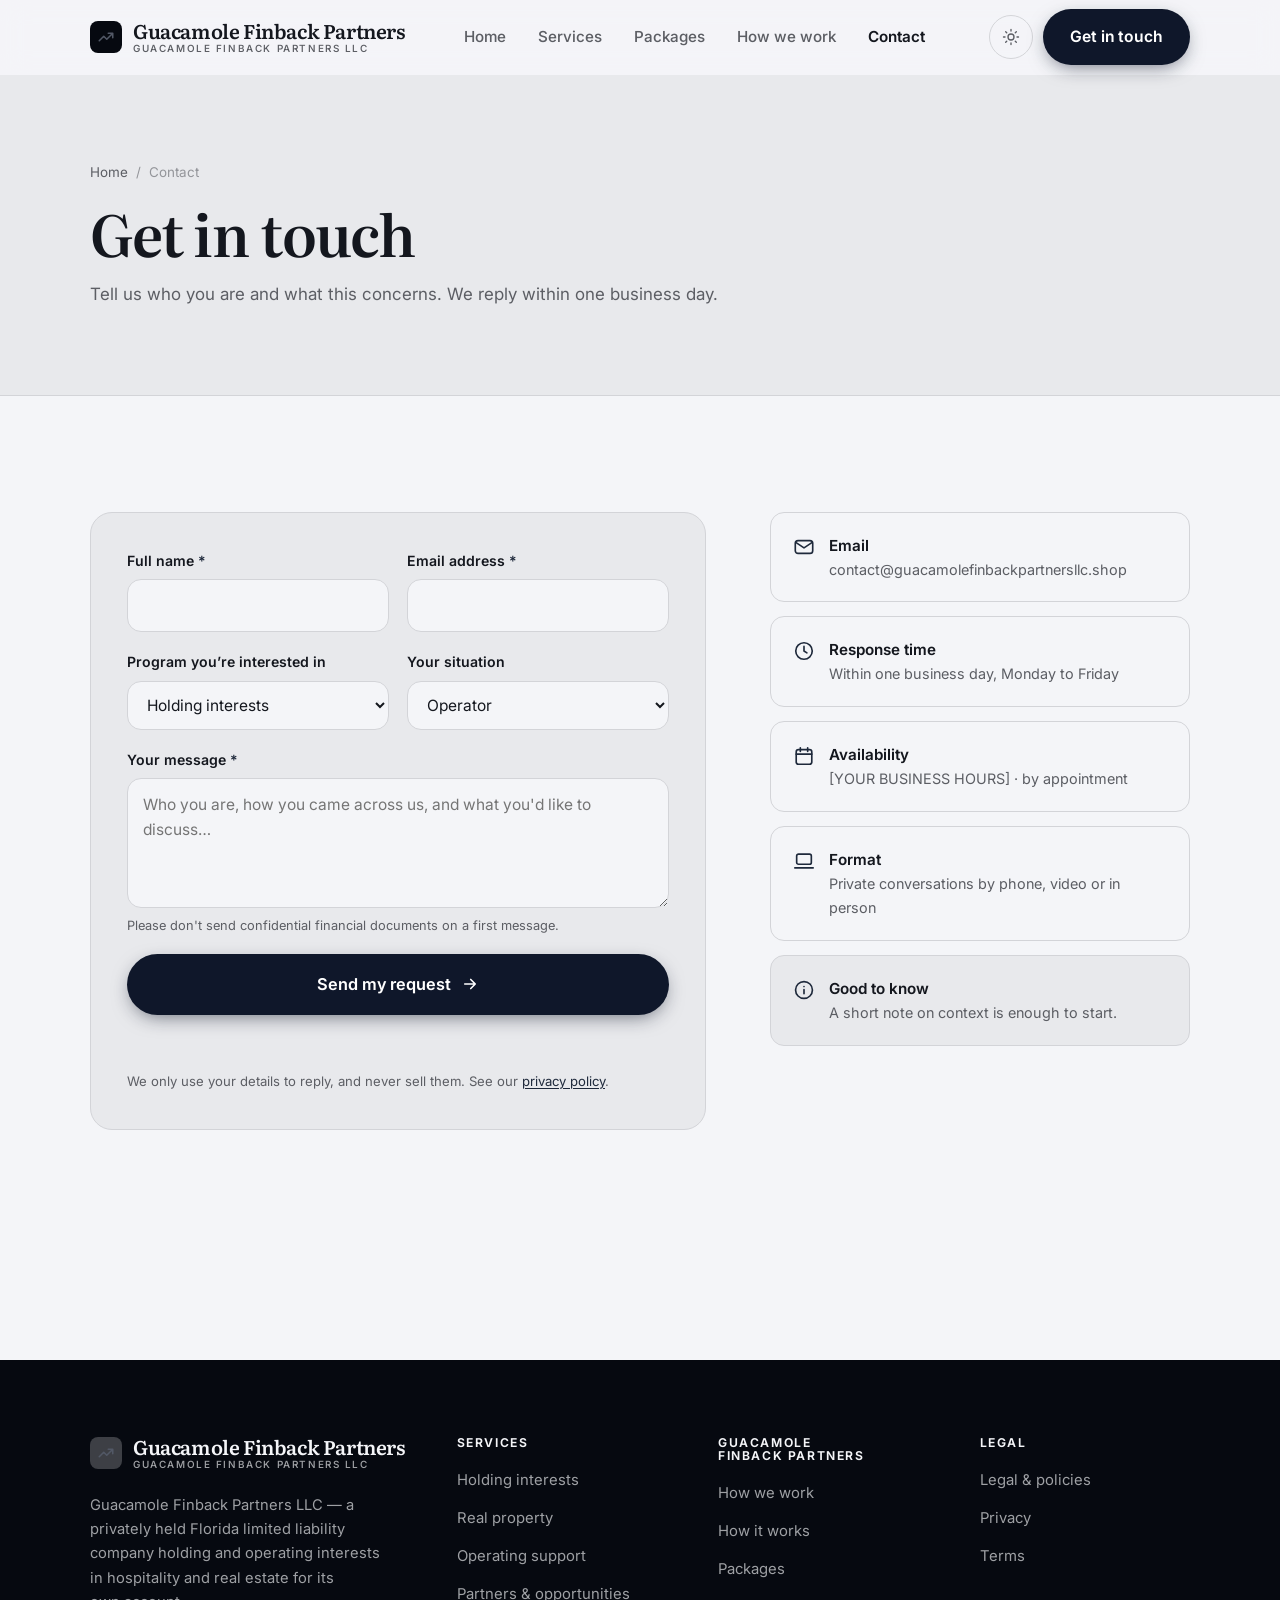
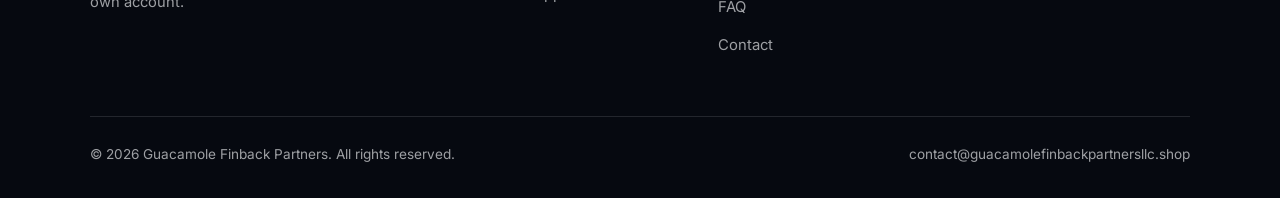
<file: contact.html>
<!DOCTYPE html>
<html lang="en" class="no-js">
<head>
<meta charset="utf-8">
<meta name="viewport" content="width=device-width, initial-scale=1">
<title>Contact — Guacamole Finback Partners</title>
<meta name="description" content="Contact Guacamole Finback Partners LLC. We reply within one business day.">
<link rel="canonical" href="https://guacamolefinbackpartnersllc.shop/contact.html">

<meta property="og:type" content="website">
<meta property="og:url" content="https://guacamolefinbackpartnersllc.shop/contact.html">
<meta property="og:site_name" content="Guacamole Finback Partners">
<meta property="og:locale" content="en_US">
<meta property="og:title" content="Contact — Guacamole Finback Partners">
<meta property="og:description" content="Contact Guacamole Finback Partners LLC. We reply within one business day.">
<meta name="theme-color" content="#060910">

<link rel="icon" href="assets/img/favicon.svg" type="image/svg+xml">
<link rel="preconnect" href="https://fonts.googleapis.com">
<link rel="preconnect" href="https://fonts.gstatic.com" crossorigin>
<link rel="stylesheet" href="https://fonts.googleapis.com/css2?family=Literata:opsz,wght@7..72,400..700&family=Inter:wght@400..700&display=swap">
<link rel="stylesheet" href="assets/css/style.css">

<!-- Thème appliqué avant le premier rendu (évite le flash) -->
<script>
document.documentElement.classList.remove('no-js');
(function(){try{var t=localStorage.getItem('site-theme');if(t){document.documentElement.setAttribute('data-theme',t);}}catch(e){}})();
</script>
</head>

<body>
<a class="skip-link" href="#main">Skip to main content</a>

<header class="site-header">
  <nav class="wrap nav" aria-label="Main navigation">
    <a class="brand" href="index.html">
      <svg class="brand__mark" viewBox="0 0 64 64" aria-hidden="true">
        <rect class="bm-bg" width="64" height="64" rx="16"/>
        <g class="bm-ic" transform="translate(14 14) scale(1.5)" fill="none" stroke-width="2.1" stroke-linecap="round" stroke-linejoin="round"><path d="M3 17l6-6 4 4 8-8M15 7h6v6"/></g>
      </svg>
      <span>Guacamole Finback Partners<span class="brand__sub">Guacamole Finback Partners LLC</span></span>
    </a>

    <ul class="nav__links" id="nav-links">
      <li><a href="index.html">Home</a></li>
      <li><a href="programs.html">Services</a></li>
      <li><a href="index.html#pricing">Packages</a></li>
      <li><a href="about.html">How we work</a></li>
      <li><a href="contact.html" aria-current="page">Contact</a></li>
      <li><a class="btn btn--primary" href="contact.html">Get in touch</a></li>
    </ul>

    <div class="nav__cta">
      <button class="theme-toggle" type="button" aria-label="Switch to dark theme">
        <svg class="icon-sun" viewBox="0 0 24 24" fill="none" stroke="currentColor" stroke-width="1.8" stroke-linecap="round" aria-hidden="true"><circle cx="12" cy="12" r="4"/><path d="M12 2v2m0 16v2M2 12h2m16 0h2M4.9 4.9l1.4 1.4m11.4 11.4 1.4 1.4M19.1 4.9l-1.4 1.4M6.3 17.7l-1.4 1.4"/></svg>
        <svg class="icon-moon" viewBox="0 0 24 24" fill="none" stroke="currentColor" stroke-width="1.8" stroke-linecap="round" stroke-linejoin="round" aria-hidden="true"><path d="M21 12.8A9 9 0 1 1 11.2 3a7 7 0 0 0 9.8 9.8z"/></svg>
      </button>
      <a class="btn btn--primary" href="contact.html">Get in touch</a>
      <button class="nav__toggle" type="button" aria-expanded="false" aria-controls="nav-links" aria-label="Open menu">
        <svg class="icon-open" viewBox="0 0 24 24" fill="none" stroke="currentColor" stroke-width="2" stroke-linecap="round" aria-hidden="true"><path d="M3 6h18M3 12h18M3 18h18"/></svg>
        <svg class="icon-close" viewBox="0 0 24 24" fill="none" stroke="currentColor" stroke-width="2" stroke-linecap="round" aria-hidden="true"><path d="M6 6l12 12M18 6L6 18"/></svg>
      </button>
    </div>
  </nav>
</header>

<main id="main">

<section class="page-head">
  <div class="wrap">
    <nav class="breadcrumb" aria-label="Breadcrumb">
      <a href="index.html">Home</a><span>/</span><span aria-current="page">Contact</span>
    </nav>
    <h1>Get in touch</h1>
    <p>Tell us who you are and what this concerns. We reply within one business day.</p>
  </div>
</section>

<section class="section wrap">
  <div class="form-layout">

    <!--
      FORM: the action attribute holds a placeholder id. Create a free form at
      https://formspree.io and replace VOTRE_ID_FORMSPREE. Until then, the button
      opens the visitor's email app with a pre-filled message to contact@guacamolefinbackpartnersllc.shop.
    -->
    <form class="form" id="contact-form" action="https://formspree.io/f/VOTRE_ID_FORMSPREE" method="POST"
          data-email="contact@guacamolefinbackpartnersllc.shop" data-subject="Enquiry"
          data-msg-mail="Your email app will open with the message ready to send." data-msg-sending="Sending…"
          data-msg-ok="Thanks! Your message is on its way. We reply within one business day." data-msg-err="Sending failed. Please email us directly at">
      <div class="form__row">
        <div class="field">
          <label for="nom">Full name <span class="req" aria-hidden="true">*</span></label>
          <input type="text" id="nom" name="nom" autocomplete="name" required>
        </div>
        <div class="field">
          <label for="email">Email address <span class="req" aria-hidden="true">*</span></label>
          <input type="email" id="email" name="email" autocomplete="email" required>
        </div>
      </div>

      <div class="form__row">
        <div class="field">
          <label for="programme">Program you’re interested in</label>
          <select id="programme" name="programme">
            <option>Holding interests</option>
            <option>Real property</option>
            <option>Operating support</option>
            <option>Partners &amp; opportunities</option>
            <option>Not sure yet</option>
          </select>
        </div>
        <div class="field">
          <label for="niveau">Your situation</label>
          <select id="niveau" name="niveau">
            <option>Operator</option>
            <option>Property owner</option>
            <option>Adviser or supplier</option>
            <option>Something else</option>
          </select>
        </div>
      </div>

      <div class="field">
        <label for="message">Your message <span class="req" aria-hidden="true">*</span></label>
        <textarea id="message" name="message" required placeholder="Who you are, how you came across us, and what you'd like to discuss…"></textarea>
        <span class="field__hint">Please don't send confidential financial documents on a first message.</span>
      </div>

      <!-- Bot trap: hidden from humans -->
      <div class="visually-hidden" aria-hidden="true">
        <label for="site-web">Leave this field empty</label>
        <input type="text" id="site-web" name="_gotcha" tabindex="-1" autocomplete="off">
      </div>

      <button class="btn btn--primary btn--lg" type="submit">Send my request <svg viewBox="0 0 24 24" fill="none" stroke="currentColor" stroke-width="2.2" stroke-linecap="round" stroke-linejoin="round" aria-hidden="true"><path d="M5 12h14M13 6l6 6-6 6"/></svg></button>

      <p id="form-status" class="form__status" role="status" aria-live="polite"></p>

      <p class="form__note">
        We only use your details to reply, and never sell them. See our <a href="legal.html#privacy">privacy policy</a>.
      </p>
    </form>

    <aside class="contact-aside">
      <div class="contact-card">
        <svg viewBox="0 0 24 24" fill="none" stroke="currentColor" stroke-width="1.8" stroke-linecap="round" stroke-linejoin="round" aria-hidden="true"><rect x="2.5" y="5" width="19" height="14" rx="3"/><path d="M3 7l9 6 9-6"/></svg>
        <div><b>Email</b><a href="mailto:contact@guacamolefinbackpartnersllc.shop">contact@guacamolefinbackpartnersllc.shop</a></div>
      </div>
      <div class="contact-card">
        <svg viewBox="0 0 24 24" fill="none" stroke="currentColor" stroke-width="1.8" stroke-linecap="round" stroke-linejoin="round" aria-hidden="true"><circle cx="12" cy="12" r="9"/><path d="M12 7v5l3.2 2"/></svg>
        <div><b>Response time</b><span>Within one business day, Monday to Friday</span></div>
      </div>
      <div class="contact-card">
        <svg viewBox="0 0 24 24" fill="none" stroke="currentColor" stroke-width="1.8" stroke-linecap="round" stroke-linejoin="round" aria-hidden="true"><rect x="3.5" y="5" width="17" height="16" rx="2.5"/><path d="M8 3v4M16 3v4M3.5 10h17"/></svg>
        <div><b>Availability</b><span>[YOUR BUSINESS HOURS] · by appointment</span></div>
      </div>
      <div class="contact-card">
        <svg viewBox="0 0 24 24" fill="none" stroke="currentColor" stroke-width="1.8" stroke-linecap="round" stroke-linejoin="round" aria-hidden="true"><rect x="4" y="4.5" width="16" height="11" rx="2"/><path d="M2 19.5h20"/></svg>
        <div><b>Format</b><span>Private conversations by phone, video or in person</span></div>
      </div>
      <div class="contact-card contact-card--soft">
        <svg viewBox="0 0 24 24" fill="none" stroke="currentColor" stroke-width="1.8" stroke-linecap="round" stroke-linejoin="round" aria-hidden="true"><circle cx="12" cy="12" r="9.2"/><path d="M12 16v-4.5M12 8.2v.1"/></svg>
        <div><b>Good to know</b><span>A short note on context is enough to start.</span></div>
      </div>
    </aside>

  </div>
</section>

</main>

<footer class="site-footer">
  <div class="wrap">
    <div class="footer__grid">
      <div class="footer__brand">
        <a class="brand" href="index.html">
          <svg class="brand__mark" viewBox="0 0 64 64" aria-hidden="true">
        <rect class="bm-bg" width="64" height="64" rx="16"/>
        <g class="bm-ic" transform="translate(14 14) scale(1.5)" fill="none" stroke-width="2.1" stroke-linecap="round" stroke-linejoin="round"><path d="M3 17l6-6 4 4 8-8M15 7h6v6"/></g>
      </svg>
          <span>Guacamole Finback Partners<span class="brand__sub">Guacamole Finback Partners LLC</span></span>
        </a>
        <p>Guacamole Finback Partners LLC — a privately held Florida limited liability company holding and operating interests in hospitality and real estate for its own account.</p>
      </div>

      <div class="footer__col">
        <h4>Services</h4>
        <ul>
          <li><a href="programs.html#holdings">Holding interests</a></li>
          <li><a href="programs.html#property">Real property</a></li>
          <li><a href="programs.html#support">Operating support</a></li>
          <li><a href="programs.html#partners">Partners &amp; opportunities</a></li>
        </ul>
      </div>

      <div class="footer__col">
        <h4>Guacamole Finback Partners</h4>
        <ul>
          <li><a href="about.html">How we work</a></li>
          <li><a href="index.html#how-it-works">How it works</a></li>
          <li><a href="index.html#pricing">Packages</a></li>
          <li><a href="index.html#faq">FAQ</a></li>
          <li><a href="contact.html">Contact</a></li>
        </ul>
      </div>

      <div class="footer__col">
        <h4>Legal</h4>
        <ul>
          <li><a href="legal.html">Legal &amp; policies</a></li>
          <li><a href="legal.html#privacy">Privacy</a></li>
          <li><a href="legal.html#terms">Terms</a></li>
        </ul>
      </div>
    </div>

    <div class="footer__bottom">
      <p>© <span data-year>2026</span> Guacamole Finback Partners. All rights reserved.</p>
      <p><a href="mailto:contact@guacamolefinbackpartnersllc.shop">contact@guacamolefinbackpartnersllc.shop</a></p>
    </div>
  </div>
</footer>

<script src="assets/js/main.js" defer></script>
</body>
</html>
</file>
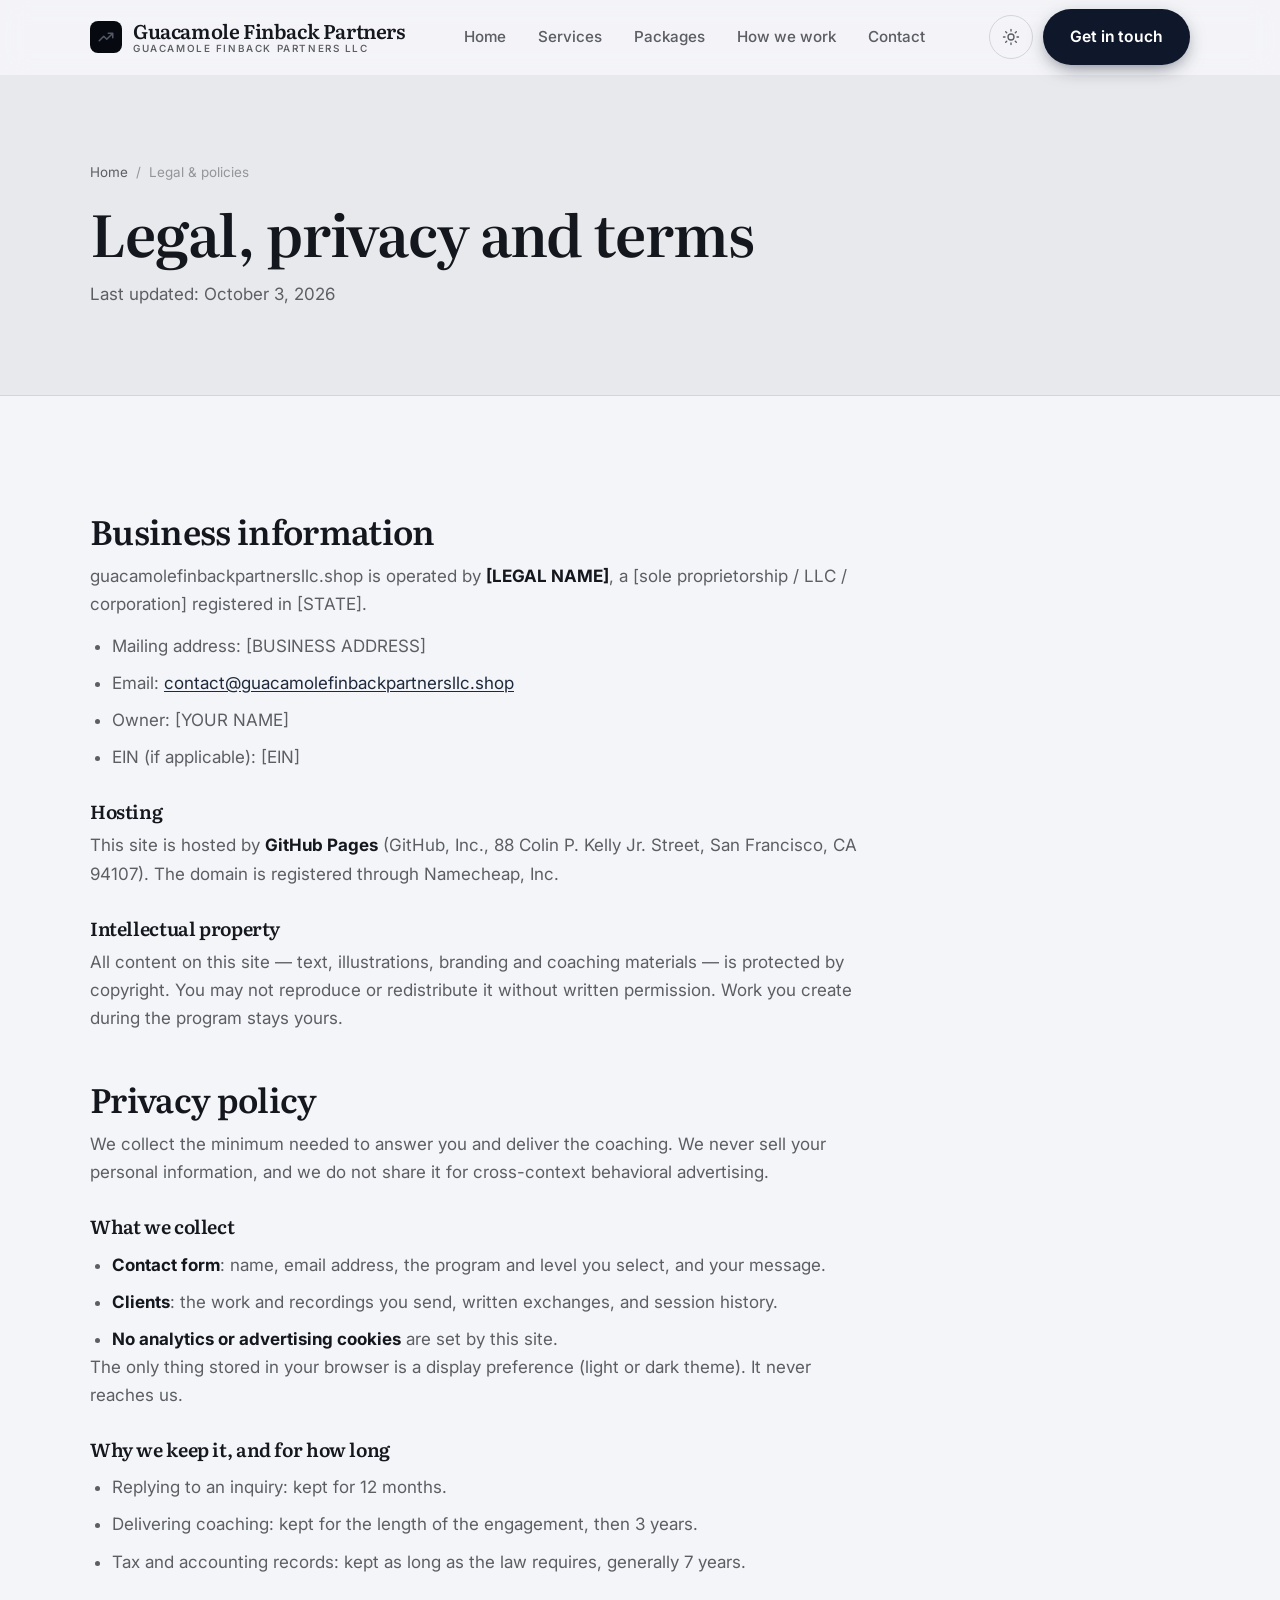
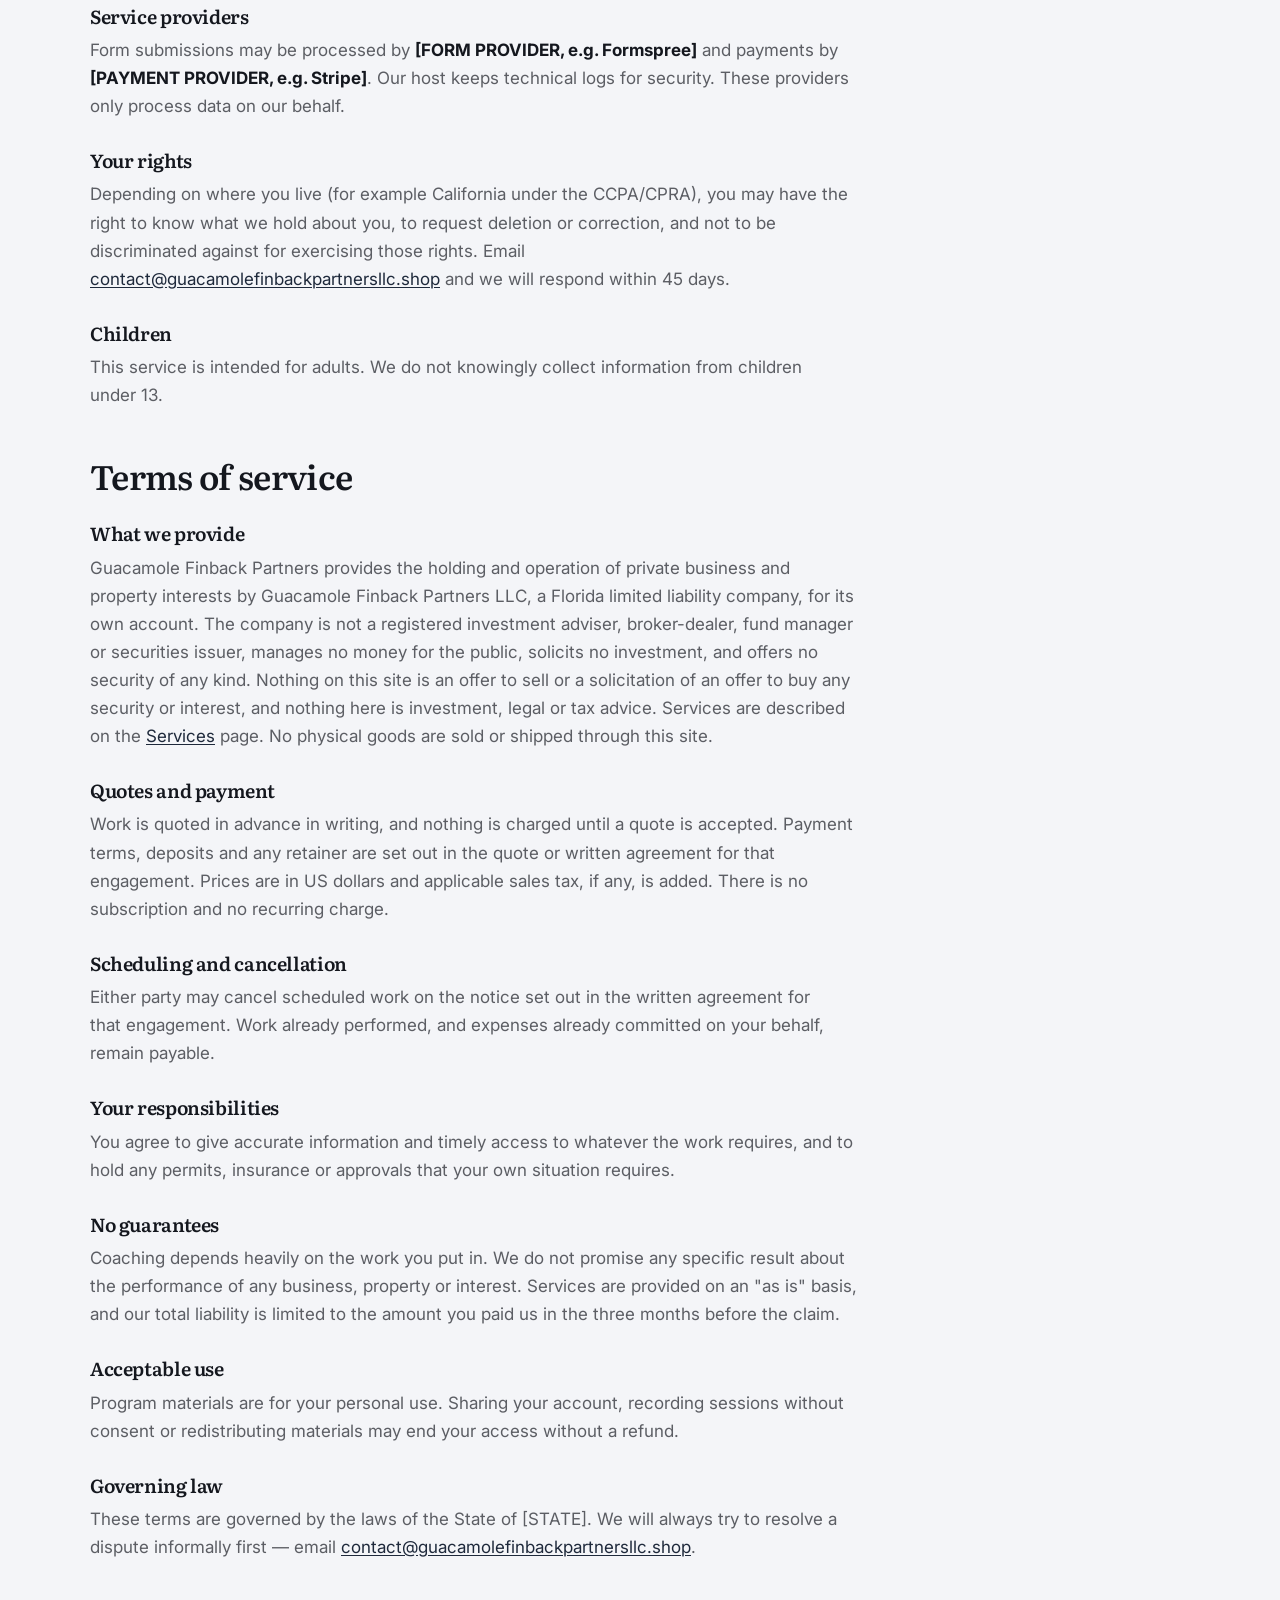
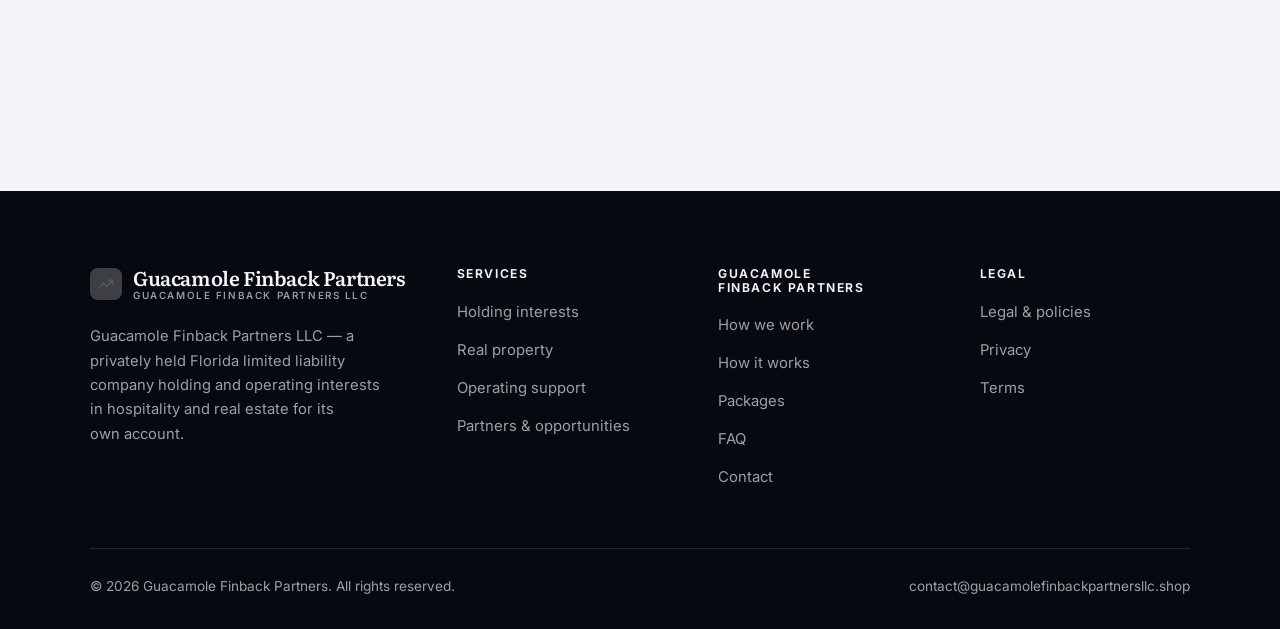
<file: legal.html>
<!DOCTYPE html>
<html lang="en" class="no-js">
<head>
<meta charset="utf-8">
<meta name="viewport" content="width=device-width, initial-scale=1">
<title>Legal, privacy and terms — Guacamole Finback Partners</title>
<meta name="description" content="Business information, privacy policy and terms of service for Guacamole Finback Partners.">
<meta name="robots" content="noindex">

<meta property="og:type" content="website">
<meta property="og:url" content="https://guacamolefinbackpartnersllc.shop/legal.html">
<meta property="og:site_name" content="Guacamole Finback Partners">
<meta property="og:locale" content="en_US">
<meta property="og:title" content="Legal, privacy and terms — Guacamole Finback Partners">
<meta property="og:description" content="Business information, privacy policy and terms of service for Guacamole Finback Partners.">
<meta name="theme-color" content="#060910">

<link rel="icon" href="assets/img/favicon.svg" type="image/svg+xml">
<link rel="preconnect" href="https://fonts.googleapis.com">
<link rel="preconnect" href="https://fonts.gstatic.com" crossorigin>
<link rel="stylesheet" href="https://fonts.googleapis.com/css2?family=Literata:opsz,wght@7..72,400..700&family=Inter:wght@400..700&display=swap">
<link rel="stylesheet" href="assets/css/style.css">

<!-- Thème appliqué avant le premier rendu (évite le flash) -->
<script>
document.documentElement.classList.remove('no-js');
(function(){try{var t=localStorage.getItem('site-theme');if(t){document.documentElement.setAttribute('data-theme',t);}}catch(e){}})();
</script>
</head>

<body>
<a class="skip-link" href="#main">Skip to main content</a>

<header class="site-header">
  <nav class="wrap nav" aria-label="Main navigation">
    <a class="brand" href="index.html">
      <svg class="brand__mark" viewBox="0 0 64 64" aria-hidden="true">
        <rect class="bm-bg" width="64" height="64" rx="16"/>
        <g class="bm-ic" transform="translate(14 14) scale(1.5)" fill="none" stroke-width="2.1" stroke-linecap="round" stroke-linejoin="round"><path d="M3 17l6-6 4 4 8-8M15 7h6v6"/></g>
      </svg>
      <span>Guacamole Finback Partners<span class="brand__sub">Guacamole Finback Partners LLC</span></span>
    </a>

    <ul class="nav__links" id="nav-links">
      <li><a href="index.html">Home</a></li>
      <li><a href="programs.html">Services</a></li>
      <li><a href="index.html#pricing">Packages</a></li>
      <li><a href="about.html">How we work</a></li>
      <li><a href="contact.html">Contact</a></li>
      <li><a class="btn btn--primary" href="contact.html">Get in touch</a></li>
    </ul>

    <div class="nav__cta">
      <button class="theme-toggle" type="button" aria-label="Switch to dark theme">
        <svg class="icon-sun" viewBox="0 0 24 24" fill="none" stroke="currentColor" stroke-width="1.8" stroke-linecap="round" aria-hidden="true"><circle cx="12" cy="12" r="4"/><path d="M12 2v2m0 16v2M2 12h2m16 0h2M4.9 4.9l1.4 1.4m11.4 11.4 1.4 1.4M19.1 4.9l-1.4 1.4M6.3 17.7l-1.4 1.4"/></svg>
        <svg class="icon-moon" viewBox="0 0 24 24" fill="none" stroke="currentColor" stroke-width="1.8" stroke-linecap="round" stroke-linejoin="round" aria-hidden="true"><path d="M21 12.8A9 9 0 1 1 11.2 3a7 7 0 0 0 9.8 9.8z"/></svg>
      </button>
      <a class="btn btn--primary" href="contact.html">Get in touch</a>
      <button class="nav__toggle" type="button" aria-expanded="false" aria-controls="nav-links" aria-label="Open menu">
        <svg class="icon-open" viewBox="0 0 24 24" fill="none" stroke="currentColor" stroke-width="2" stroke-linecap="round" aria-hidden="true"><path d="M3 6h18M3 12h18M3 18h18"/></svg>
        <svg class="icon-close" viewBox="0 0 24 24" fill="none" stroke="currentColor" stroke-width="2" stroke-linecap="round" aria-hidden="true"><path d="M6 6l12 12M18 6L6 18"/></svg>
      </button>
    </div>
  </nav>
</header>

<main id="main">

<section class="page-head">
  <div class="wrap">
    <nav class="breadcrumb" aria-label="Breadcrumb">
      <a href="index.html">Home</a><span>/</span><span aria-current="page">Legal &amp; policies</span>
    </nav>
    <h1>Legal, privacy and terms</h1>
    <p>Last updated: <time datetime="2026-10-03">October 3, 2026</time></p>
  </div>
</section>

<section class="section wrap">
  <div class="prose">

    <!--
      TO DO: this is a skeleton, not legal advice. Replace every [BRACKET] with
      your real details before selling, and have a lawyer review it if you can.
      Consumer protection rules differ by state.
    -->

    <h2 id="business">Business information</h2>
    <p>
      guacamolefinbackpartnersllc.shop is operated by <strong>[LEGAL NAME]</strong>, a [sole proprietorship / LLC / corporation]
      registered in [STATE].
    </p>
    <ul>
      <li>Mailing address: [BUSINESS ADDRESS]</li>
      <li>Email: <a href="mailto:contact@guacamolefinbackpartnersllc.shop">contact@guacamolefinbackpartnersllc.shop</a></li>
      <li>Owner: [YOUR NAME]</li>
      <li>EIN (if applicable): [EIN]</li>
    </ul>

    <h3>Hosting</h3>
    <p>
      This site is hosted by <strong>GitHub Pages</strong> (GitHub, Inc., 88 Colin P. Kelly Jr. Street,
      San Francisco, CA 94107). The domain is registered through Namecheap, Inc.
    </p>

    <h3>Intellectual property</h3>
    <p>
      All content on this site — text, illustrations, branding and coaching materials — is protected by
      copyright. You may not reproduce or redistribute it without written permission. Work you create during
      the program stays yours.
    </p>

    <h2 id="privacy">Privacy policy</h2>
    <p>
      We collect the minimum needed to answer you and deliver the coaching. We never sell your personal
      information, and we do not share it for cross-context behavioral advertising.
    </p>
    <h3>What we collect</h3>
    <ul>
      <li><strong>Contact form</strong>: name, email address, the program and level you select, and your message.</li>
      <li><strong>Clients</strong>: the work and recordings you send, written exchanges, and session history.</li>
      <li><strong>No analytics or advertising cookies</strong> are set by this site.</li>
    </ul>
    <p>
      The only thing stored in your browser is a display preference (light or dark theme). It never reaches us.
    </p>
    <h3>Why we keep it, and for how long</h3>
    <ul>
      <li>Replying to an inquiry: kept for 12 months.</li>
      <li>Delivering coaching: kept for the length of the engagement, then 3 years.</li>
      <li>Tax and accounting records: kept as long as the law requires, generally 7 years.</li>
    </ul>
    <h3>Service providers</h3>
    <p>
      Form submissions may be processed by <strong>[FORM PROVIDER, e.g. Formspree]</strong> and payments by
      <strong>[PAYMENT PROVIDER, e.g. Stripe]</strong>. Our host keeps technical logs for security. These
      providers only process data on our behalf.
    </p>
    <h3>Your rights</h3>
    <p>
      Depending on where you live (for example California under the CCPA/CPRA), you may have the right to
      know what we hold about you, to request deletion or correction, and not to be discriminated against for
      exercising those rights. Email <a href="mailto:contact@guacamolefinbackpartnersllc.shop">contact@guacamolefinbackpartnersllc.shop</a> and we will respond within 45 days.
    </p>
    <h3>Children</h3>
    <p>
      This service is intended for adults. We do not knowingly collect information from children under 13.
    </p>

    <h2 id="terms">Terms of service</h2>
    <h3>What we provide</h3>
    <p>
      Guacamole Finback Partners provides the holding and operation of private business and property interests by Guacamole Finback Partners LLC, a Florida limited liability company, for its own account. The company is not a registered investment adviser, broker-dealer, fund manager or securities issuer, manages no money for the public, solicits no investment, and offers no security of any kind. Nothing on this site is an offer to sell or a solicitation of an offer to buy any security or interest, and nothing here is investment, legal or tax advice. Services are described on the
      <a href="programs.html">Services</a> page. No physical goods are sold or shipped through this site.
    </p>
    <h3>Quotes and payment</h3>
    <p>
      Work is quoted in advance in writing, and nothing is charged until a quote is accepted. Payment terms,
      deposits and any retainer are set out in the quote or written agreement for that engagement. Prices are in
      US dollars and applicable sales tax, if any, is added. There is no subscription and no recurring charge.
    </p>
    <h3>Scheduling and cancellation</h3>
    <p>
      Either party may cancel scheduled work on the notice set out in the written agreement for that engagement.
      Work already performed, and expenses already committed on your behalf, remain payable.
    </p>
    <h3>Your responsibilities</h3>
    <p>
      You agree to give accurate information and timely access to whatever the work requires, and to hold any
      permits, insurance or approvals that your own situation requires.
    </p>

    <h3>No guarantees</h3>
    <p>
      Coaching depends heavily on the work you put in. We do not promise any specific result
      about the performance of any business, property or interest. Services are provided on an "as is" basis, and our total
      liability is limited to the amount you paid us in the three months before the claim.
    </p>
    <h3>Acceptable use</h3>
    <p>
      Program materials are for your personal use. Sharing your account, recording sessions without consent
      or redistributing materials may end your access without a refund.
    </p>
    <h3>Governing law</h3>
    <p>
      These terms are governed by the laws of the State of [STATE]. We will always try to resolve a dispute
      informally first — email <a href="mailto:contact@guacamolefinbackpartnersllc.shop">contact@guacamolefinbackpartnersllc.shop</a>.
    </p>

  </div>
</section>

</main>

<footer class="site-footer">
  <div class="wrap">
    <div class="footer__grid">
      <div class="footer__brand">
        <a class="brand" href="index.html">
          <svg class="brand__mark" viewBox="0 0 64 64" aria-hidden="true">
        <rect class="bm-bg" width="64" height="64" rx="16"/>
        <g class="bm-ic" transform="translate(14 14) scale(1.5)" fill="none" stroke-width="2.1" stroke-linecap="round" stroke-linejoin="round"><path d="M3 17l6-6 4 4 8-8M15 7h6v6"/></g>
      </svg>
          <span>Guacamole Finback Partners<span class="brand__sub">Guacamole Finback Partners LLC</span></span>
        </a>
        <p>Guacamole Finback Partners LLC — a privately held Florida limited liability company holding and operating interests in hospitality and real estate for its own account.</p>
      </div>

      <div class="footer__col">
        <h4>Services</h4>
        <ul>
          <li><a href="programs.html#holdings">Holding interests</a></li>
          <li><a href="programs.html#property">Real property</a></li>
          <li><a href="programs.html#support">Operating support</a></li>
          <li><a href="programs.html#partners">Partners &amp; opportunities</a></li>
        </ul>
      </div>

      <div class="footer__col">
        <h4>Guacamole Finback Partners</h4>
        <ul>
          <li><a href="about.html">How we work</a></li>
          <li><a href="index.html#how-it-works">How it works</a></li>
          <li><a href="index.html#pricing">Packages</a></li>
          <li><a href="index.html#faq">FAQ</a></li>
          <li><a href="contact.html">Contact</a></li>
        </ul>
      </div>

      <div class="footer__col">
        <h4>Legal</h4>
        <ul>
          <li><a href="legal.html">Legal &amp; policies</a></li>
          <li><a href="legal.html#privacy">Privacy</a></li>
          <li><a href="legal.html#terms">Terms</a></li>
        </ul>
      </div>
    </div>

    <div class="footer__bottom">
      <p>© <span data-year>2026</span> Guacamole Finback Partners. All rights reserved.</p>
      <p><a href="mailto:contact@guacamolefinbackpartnersllc.shop">contact@guacamolefinbackpartnersllc.shop</a></p>
    </div>
  </div>
</footer>

<script src="assets/js/main.js" defer></script>
</body>
</html>
</file>
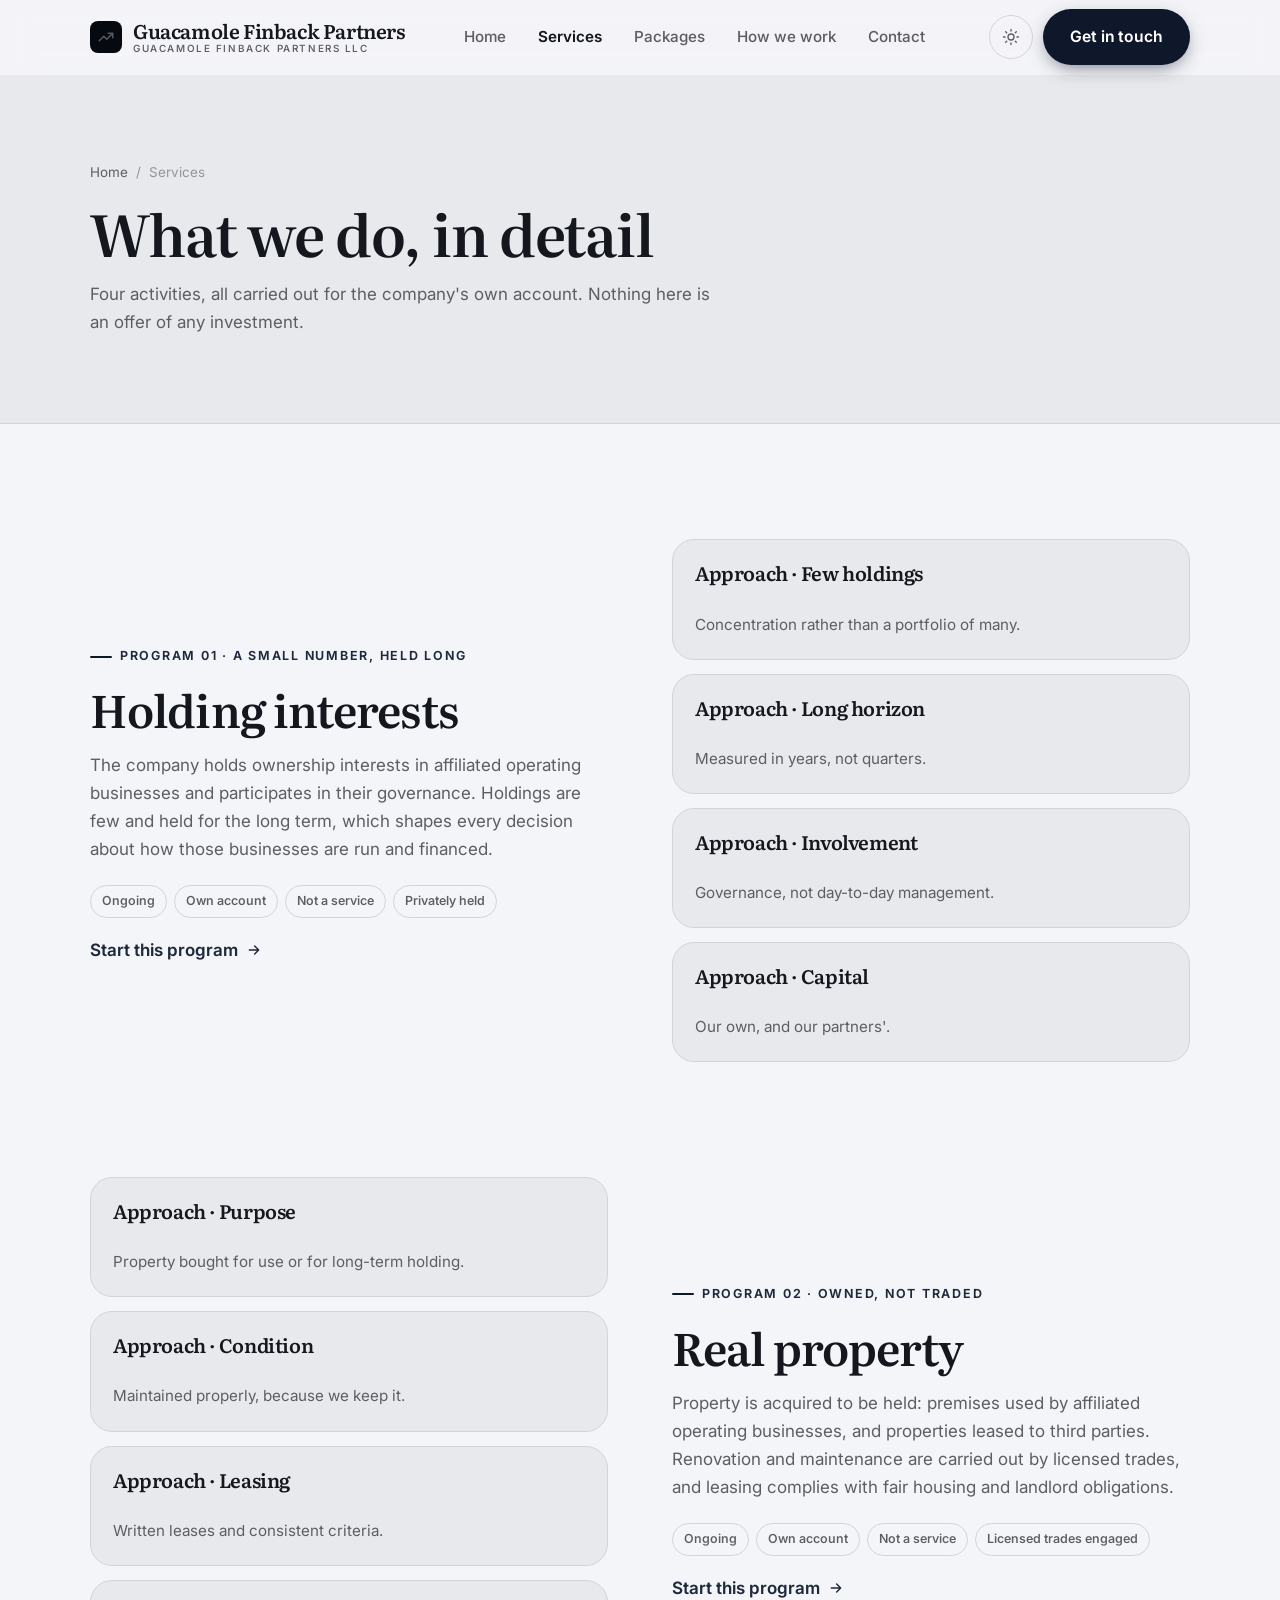
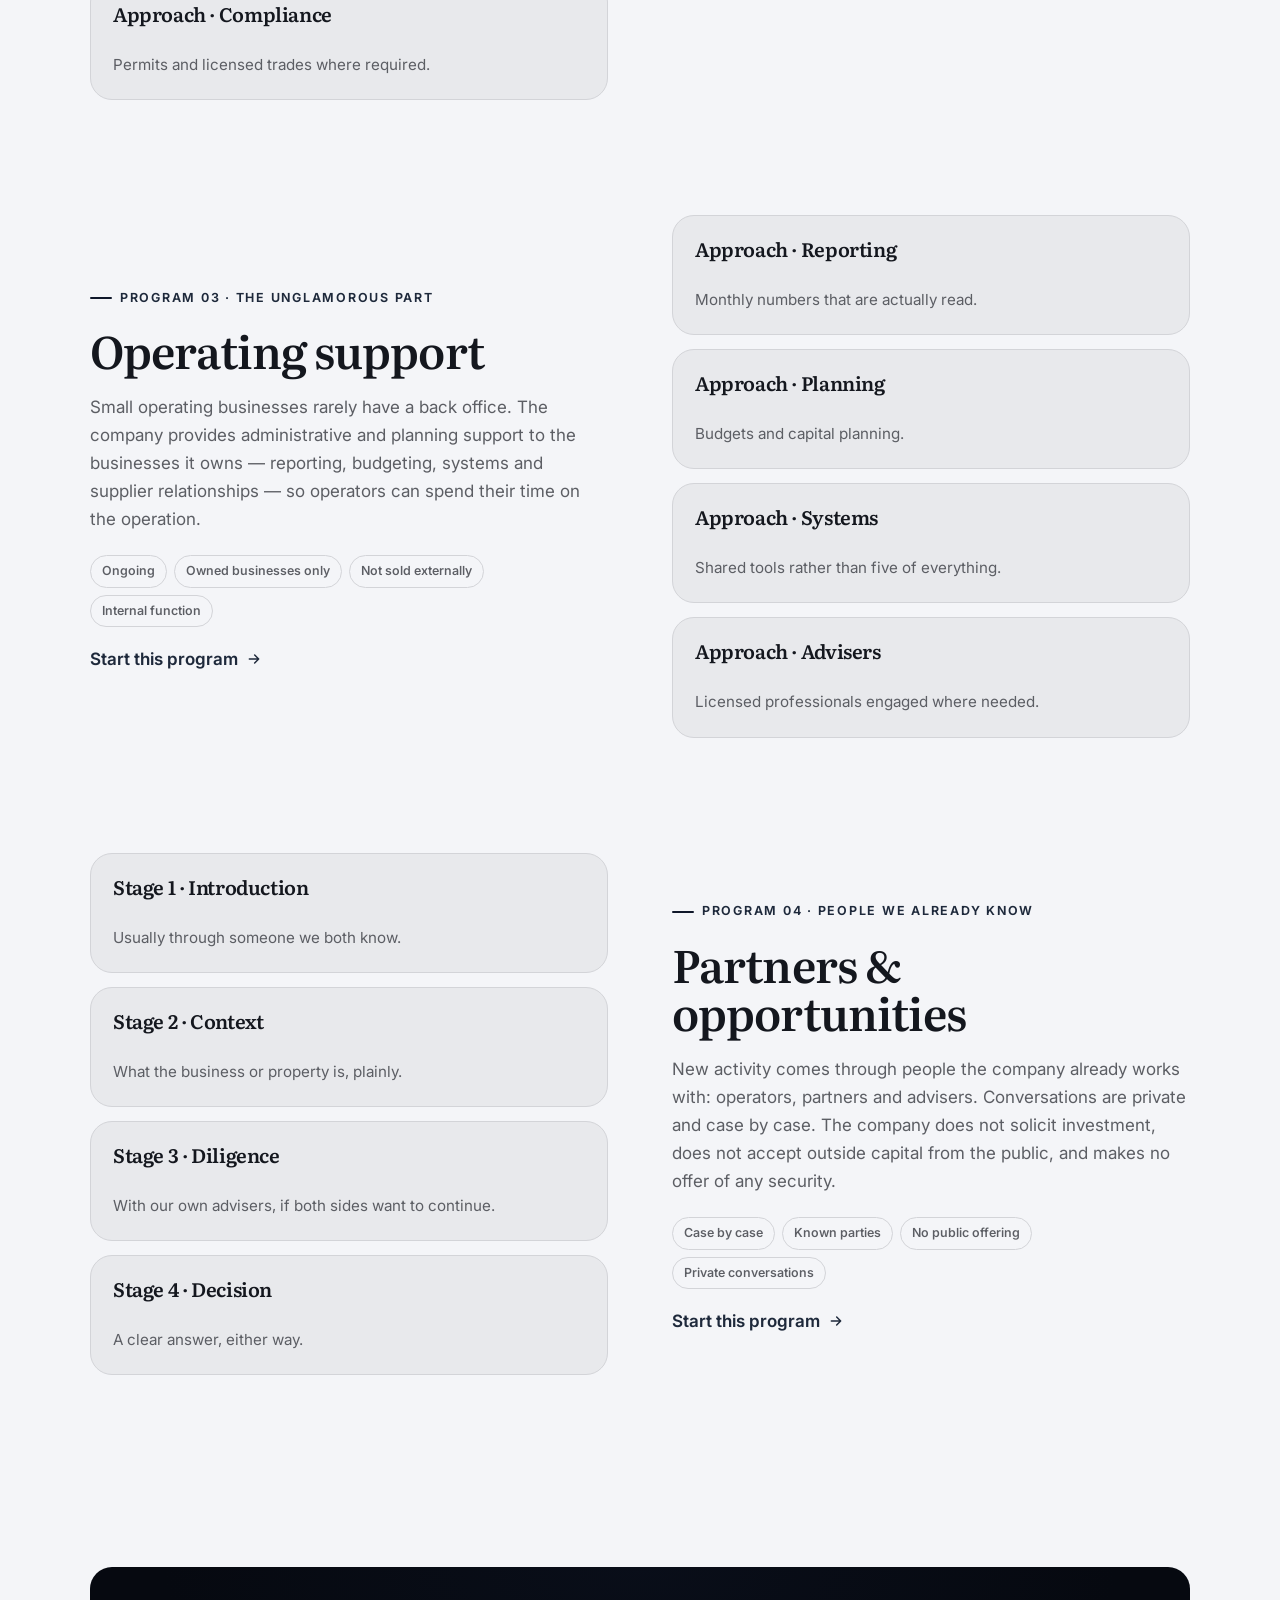
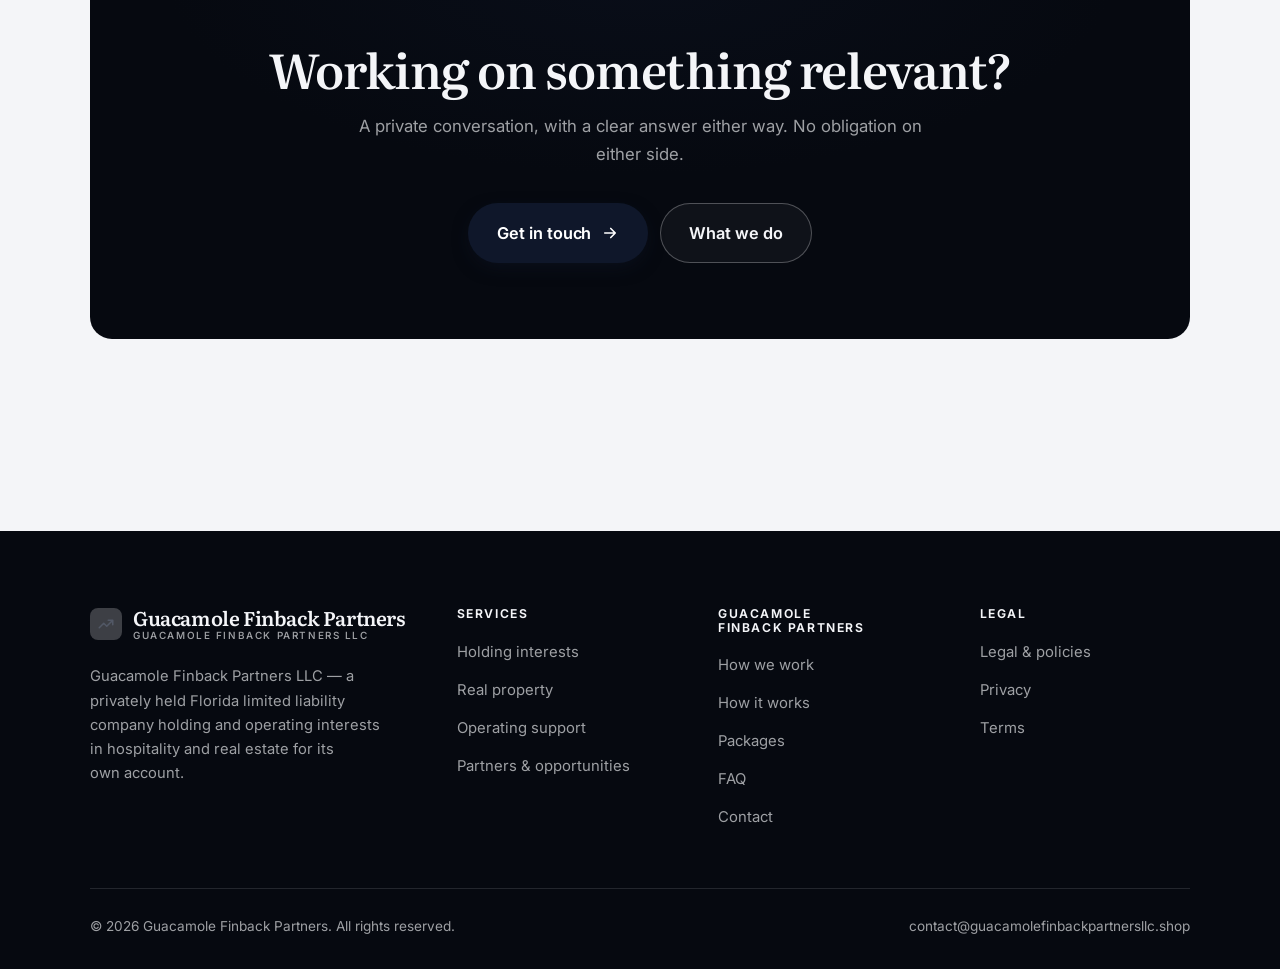
<file: programs.html>
<!DOCTYPE html>
<html lang="en" class="no-js">
<head>
<meta charset="utf-8">
<meta name="viewport" content="width=device-width, initial-scale=1">
<title>Services — Guacamole Finback Partners</title>
<meta name="description" content="Guacamole Finback Partners LLC: holding interests, real property, operating support, and partner conversations.">
<link rel="canonical" href="https://guacamolefinbackpartnersllc.shop/programs.html">

<meta property="og:type" content="website">
<meta property="og:url" content="https://guacamolefinbackpartnersllc.shop/programs.html">
<meta property="og:site_name" content="Guacamole Finback Partners">
<meta property="og:locale" content="en_US">
<meta property="og:title" content="Services — Guacamole Finback Partners">
<meta property="og:description" content="Guacamole Finback Partners LLC: holding interests, real property, operating support, and partner conversations.">
<meta name="theme-color" content="#060910">

<link rel="icon" href="assets/img/favicon.svg" type="image/svg+xml">
<link rel="preconnect" href="https://fonts.googleapis.com">
<link rel="preconnect" href="https://fonts.gstatic.com" crossorigin>
<link rel="stylesheet" href="https://fonts.googleapis.com/css2?family=Literata:opsz,wght@7..72,400..700&family=Inter:wght@400..700&display=swap">
<link rel="stylesheet" href="assets/css/style.css">

<!-- Thème appliqué avant le premier rendu (évite le flash) -->
<script>
document.documentElement.classList.remove('no-js');
(function(){try{var t=localStorage.getItem('site-theme');if(t){document.documentElement.setAttribute('data-theme',t);}}catch(e){}})();
</script>
</head>

<body>
<a class="skip-link" href="#main">Skip to main content</a>

<header class="site-header">
  <nav class="wrap nav" aria-label="Main navigation">
    <a class="brand" href="index.html">
      <svg class="brand__mark" viewBox="0 0 64 64" aria-hidden="true">
        <rect class="bm-bg" width="64" height="64" rx="16"/>
        <g class="bm-ic" transform="translate(14 14) scale(1.5)" fill="none" stroke-width="2.1" stroke-linecap="round" stroke-linejoin="round"><path d="M3 17l6-6 4 4 8-8M15 7h6v6"/></g>
      </svg>
      <span>Guacamole Finback Partners<span class="brand__sub">Guacamole Finback Partners LLC</span></span>
    </a>

    <ul class="nav__links" id="nav-links">
      <li><a href="index.html">Home</a></li>
      <li><a href="programs.html" aria-current="page">Services</a></li>
      <li><a href="index.html#pricing">Packages</a></li>
      <li><a href="about.html">How we work</a></li>
      <li><a href="contact.html">Contact</a></li>
      <li><a class="btn btn--primary" href="contact.html">Get in touch</a></li>
    </ul>

    <div class="nav__cta">
      <button class="theme-toggle" type="button" aria-label="Switch to dark theme">
        <svg class="icon-sun" viewBox="0 0 24 24" fill="none" stroke="currentColor" stroke-width="1.8" stroke-linecap="round" aria-hidden="true"><circle cx="12" cy="12" r="4"/><path d="M12 2v2m0 16v2M2 12h2m16 0h2M4.9 4.9l1.4 1.4m11.4 11.4 1.4 1.4M19.1 4.9l-1.4 1.4M6.3 17.7l-1.4 1.4"/></svg>
        <svg class="icon-moon" viewBox="0 0 24 24" fill="none" stroke="currentColor" stroke-width="1.8" stroke-linecap="round" stroke-linejoin="round" aria-hidden="true"><path d="M21 12.8A9 9 0 1 1 11.2 3a7 7 0 0 0 9.8 9.8z"/></svg>
      </button>
      <a class="btn btn--primary" href="contact.html">Get in touch</a>
      <button class="nav__toggle" type="button" aria-expanded="false" aria-controls="nav-links" aria-label="Open menu">
        <svg class="icon-open" viewBox="0 0 24 24" fill="none" stroke="currentColor" stroke-width="2" stroke-linecap="round" aria-hidden="true"><path d="M3 6h18M3 12h18M3 18h18"/></svg>
        <svg class="icon-close" viewBox="0 0 24 24" fill="none" stroke="currentColor" stroke-width="2" stroke-linecap="round" aria-hidden="true"><path d="M6 6l12 12M18 6L6 18"/></svg>
      </button>
    </div>
  </nav>
</header>

<main id="main">

<section class="page-head">
  <div class="wrap">
    <nav class="breadcrumb" aria-label="Breadcrumb">
      <a href="index.html">Home</a><span>/</span><span aria-current="page">Services</span>
    </nav>
    <h1>What we do, in detail</h1>
    <p>Four activities, all carried out for the company's own account. Nothing here is an offer of any investment.</p>
  </div>
</section>

<section class="section wrap" id="holdings">
  <div class="split reveal">
    <div>
      <span class="eyebrow">Program 01 · A small number, held long</span>
      <h2>Holding interests</h2>
      <p>The company holds ownership interests in affiliated operating businesses and participates in their governance. Holdings are few and held for the long term, which shapes every decision about how those businesses are run and financed.</p>
      <ul class="tags"><li>Ongoing</li><li>Own account</li><li>Not a service</li><li>Privately held</li></ul>
      <p><a class="arrow-link" href="contact.html">Start this program <svg viewBox="0 0 24 24" fill="none" stroke="currentColor" stroke-width="2.2" stroke-linecap="round" stroke-linejoin="round" aria-hidden="true"><path d="M5 12h14M13 6l6 6-6 6"/></svg></a></p>
    </div>
    <div class="grid grid--2 grid--tight">
      <article class="card card--sm">
        <h3>Approach · Few holdings</h3>
        <p>Concentration rather than a portfolio of many.</p>
      </article>
      <article class="card card--sm">
        <h3>Approach · Long horizon</h3>
        <p>Measured in years, not quarters.</p>
      </article>
      <article class="card card--sm">
        <h3>Approach · Involvement</h3>
        <p>Governance, not day-to-day management.</p>
      </article>
      <article class="card card--sm">
        <h3>Approach · Capital</h3>
        <p>Our own, and our partners'.</p>
      </article>
    </div>
  </div>
</section>

<section class="section section--flush wrap" id="property">
  <div class="split reveal">
    <div class="grid grid--2 grid--tight">
      <article class="card card--sm">
        <h3>Approach · Purpose</h3>
        <p>Property bought for use or for long-term holding.</p>
      </article>
      <article class="card card--sm">
        <h3>Approach · Condition</h3>
        <p>Maintained properly, because we keep it.</p>
      </article>
      <article class="card card--sm">
        <h3>Approach · Leasing</h3>
        <p>Written leases and consistent criteria.</p>
      </article>
      <article class="card card--sm">
        <h3>Approach · Compliance</h3>
        <p>Permits and licensed trades where required.</p>
      </article>
    </div>
    <div>
      <span class="eyebrow">Program 02 · Owned, not traded</span>
      <h2>Real property</h2>
      <p>Property is acquired to be held: premises used by affiliated operating businesses, and properties leased to third parties. Renovation and maintenance are carried out by licensed trades, and leasing complies with fair housing and landlord obligations.</p>
      <ul class="tags"><li>Ongoing</li><li>Own account</li><li>Not a service</li><li>Licensed trades engaged</li></ul>
      <p><a class="arrow-link" href="contact.html">Start this program <svg viewBox="0 0 24 24" fill="none" stroke="currentColor" stroke-width="2.2" stroke-linecap="round" stroke-linejoin="round" aria-hidden="true"><path d="M5 12h14M13 6l6 6-6 6"/></svg></a></p>
    </div>
  </div>
</section>

<section class="section section--flush wrap" id="support">
  <div class="split reveal">
    <div>
      <span class="eyebrow">Program 03 · The unglamorous part</span>
      <h2>Operating support</h2>
      <p>Small operating businesses rarely have a back office. The company provides administrative and planning support to the businesses it owns — reporting, budgeting, systems and supplier relationships — so operators can spend their time on the operation.</p>
      <ul class="tags"><li>Ongoing</li><li>Owned businesses only</li><li>Not sold externally</li><li>Internal function</li></ul>
      <p><a class="arrow-link" href="contact.html">Start this program <svg viewBox="0 0 24 24" fill="none" stroke="currentColor" stroke-width="2.2" stroke-linecap="round" stroke-linejoin="round" aria-hidden="true"><path d="M5 12h14M13 6l6 6-6 6"/></svg></a></p>
    </div>
    <div class="grid grid--2 grid--tight">
      <article class="card card--sm">
        <h3>Approach · Reporting</h3>
        <p>Monthly numbers that are actually read.</p>
      </article>
      <article class="card card--sm">
        <h3>Approach · Planning</h3>
        <p>Budgets and capital planning.</p>
      </article>
      <article class="card card--sm">
        <h3>Approach · Systems</h3>
        <p>Shared tools rather than five of everything.</p>
      </article>
      <article class="card card--sm">
        <h3>Approach · Advisers</h3>
        <p>Licensed professionals engaged where needed.</p>
      </article>
    </div>
  </div>
</section>

<section class="section section--flush wrap" id="partners">
  <div class="split reveal">
    <div class="grid grid--2 grid--tight">
      <article class="card card--sm">
        <h3>Stage 1 · Introduction</h3>
        <p>Usually through someone we both know.</p>
      </article>
      <article class="card card--sm">
        <h3>Stage 2 · Context</h3>
        <p>What the business or property is, plainly.</p>
      </article>
      <article class="card card--sm">
        <h3>Stage 3 · Diligence</h3>
        <p>With our own advisers, if both sides want to continue.</p>
      </article>
      <article class="card card--sm">
        <h3>Stage 4 · Decision</h3>
        <p>A clear answer, either way.</p>
      </article>
    </div>
    <div>
      <span class="eyebrow">Program 04 · People we already know</span>
      <h2>Partners &amp; opportunities</h2>
      <p>New activity comes through people the company already works with: operators, partners and advisers. Conversations are private and case by case. The company does not solicit investment, does not accept outside capital from the public, and makes no offer of any security.</p>
      <ul class="tags"><li>Case by case</li><li>Known parties</li><li>No public offering</li><li>Private conversations</li></ul>
      <p><a class="arrow-link" href="contact.html">Start this program <svg viewBox="0 0 24 24" fill="none" stroke="currentColor" stroke-width="2.2" stroke-linecap="round" stroke-linejoin="round" aria-hidden="true"><path d="M5 12h14M13 6l6 6-6 6"/></svg></a></p>
    </div>
  </div>
</section>

<section class="wrap section--tight">
  <div class="cta-band reveal">
    <h2>Working on something relevant?</h2>
    <p>A private conversation, with a clear answer either way. No obligation on either side.</p>
    <div class="hero__actions">
      <a class="btn btn--primary btn--lg" href="contact.html">Get in touch <svg viewBox="0 0 24 24" fill="none" stroke="currentColor" stroke-width="2.2" stroke-linecap="round" stroke-linejoin="round" aria-hidden="true"><path d="M5 12h14M13 6l6 6-6 6"/></svg></a>
      <a class="btn btn--on-dark btn--lg" href="programs.html">What we do</a>
    </div>
  </div>
</section>

</main>

<footer class="site-footer">
  <div class="wrap">
    <div class="footer__grid">
      <div class="footer__brand">
        <a class="brand" href="index.html">
          <svg class="brand__mark" viewBox="0 0 64 64" aria-hidden="true">
        <rect class="bm-bg" width="64" height="64" rx="16"/>
        <g class="bm-ic" transform="translate(14 14) scale(1.5)" fill="none" stroke-width="2.1" stroke-linecap="round" stroke-linejoin="round"><path d="M3 17l6-6 4 4 8-8M15 7h6v6"/></g>
      </svg>
          <span>Guacamole Finback Partners<span class="brand__sub">Guacamole Finback Partners LLC</span></span>
        </a>
        <p>Guacamole Finback Partners LLC — a privately held Florida limited liability company holding and operating interests in hospitality and real estate for its own account.</p>
      </div>

      <div class="footer__col">
        <h4>Services</h4>
        <ul>
          <li><a href="programs.html#holdings">Holding interests</a></li>
          <li><a href="programs.html#property">Real property</a></li>
          <li><a href="programs.html#support">Operating support</a></li>
          <li><a href="programs.html#partners">Partners &amp; opportunities</a></li>
        </ul>
      </div>

      <div class="footer__col">
        <h4>Guacamole Finback Partners</h4>
        <ul>
          <li><a href="about.html">How we work</a></li>
          <li><a href="index.html#how-it-works">How it works</a></li>
          <li><a href="index.html#pricing">Packages</a></li>
          <li><a href="index.html#faq">FAQ</a></li>
          <li><a href="contact.html">Contact</a></li>
        </ul>
      </div>

      <div class="footer__col">
        <h4>Legal</h4>
        <ul>
          <li><a href="legal.html">Legal &amp; policies</a></li>
          <li><a href="legal.html#privacy">Privacy</a></li>
          <li><a href="legal.html#terms">Terms</a></li>
        </ul>
      </div>
    </div>

    <div class="footer__bottom">
      <p>© <span data-year>2026</span> Guacamole Finback Partners. All rights reserved.</p>
      <p><a href="mailto:contact@guacamolefinbackpartnersllc.shop">contact@guacamolefinbackpartnersllc.shop</a></p>
    </div>
  </div>
</footer>

<script src="assets/js/main.js" defer></script>
</body>
</html>
</file>
<file: assets/css/style.css>
/* Guacamole Finback Partners — couleurs et polices de la marque.
   Modifier ces valeurs suffit à changer l'identité visuelle de tout le site. */
:root {
  --c-accent:    #0f172a;
  --c-on-accent: #ffffff;
  --c-ink:       #060910;
  --c-paper:     #f4f5f8;

  --accent-ink-light: #1e293b;
  --accent-on-dark:   color-mix(in srgb, var(--c-accent) 72%, white);

  --font-display: "Literata", Georgia, "Times New Roman", serif;
  --font-body: "Inter", system-ui, -apple-system, "Segoe UI", sans-serif;
  --display-weight: 600;
  --display-tracking: -.02em;
}

/* ==========================================================================
   Feuille de style commune aux sites de coaching
   Les couleurs de marque (--c-accent, --c-on-accent, --c-ink, --c-paper) et
   les polices sont définies juste au-dessus, par site. Tout le reste en dérive.
   ========================================================================== */

/* --------------------------------------------------------------------------
   1. Tokens dérivés
   -------------------------------------------------------------------------- */

:root {
  /* Thème clair */
  --paper:      var(--c-paper);
  --paper-2:    color-mix(in srgb, var(--c-paper) 95%, var(--c-ink));
  --paper-3:    color-mix(in srgb, var(--c-paper) 89%, var(--c-ink));
  --line:       color-mix(in srgb, var(--c-paper) 86%, var(--c-ink));
  --text:       color-mix(in srgb, var(--c-ink) 94%, var(--c-paper));
  --muted:      color-mix(in srgb, var(--c-ink) 64%, var(--c-paper));
  --accent:     var(--c-accent);
  --accent-600: color-mix(in srgb, var(--c-accent) 86%, black);
  --accent-ink: var(--accent-ink-light);
  --on-accent:  var(--c-on-accent);
  --ink:        var(--c-ink);
  --ink-soft:   color-mix(in srgb, var(--c-ink) 90%, white);
  --on-ink:     var(--c-paper);
  --on-ink-mut: color-mix(in srgb, var(--c-paper) 64%, var(--c-ink));
  --brand-bg:   var(--c-ink);

  /* Rayons */
  --r-sm: 8px;
  --r-md: 14px;
  --r-lg: 22px;
  --r-full: 999px;

  /* Ombres */
  --sh-1: 0 1px 2px rgba(0, 0, 0, .05), 0 2px 8px rgba(0, 0, 0, .04);
  --sh-2: 0 2px 4px rgba(0, 0, 0, .05), 0 12px 32px rgba(0, 0, 0, .09);
  --sh-3: 0 4px 8px rgba(0, 0, 0, .06), 0 24px 56px rgba(0, 0, 0, .14);

  /* Rythme */
  --gutter: clamp(16px, 4vw, 40px);
  --maxw: 1180px;
  --section-y: clamp(64px, 9vw, 124px);

  --ease: cubic-bezier(.22, .61, .36, 1);
}

/* Thème sombre — suit le système, sauf si l'utilisateur a choisi « clair » */
@media (prefers-color-scheme: dark) {
  :root:not([data-theme="light"]) {
    --paper:      var(--c-ink);
    --paper-2:    color-mix(in srgb, var(--c-ink) 92%, white);
    --paper-3:    color-mix(in srgb, var(--c-ink) 86%, white);
    --line:       color-mix(in srgb, var(--c-ink) 80%, white);
    --text:       color-mix(in srgb, var(--c-paper) 94%, var(--c-ink));
    --muted:      color-mix(in srgb, var(--c-paper) 66%, var(--c-ink));
    --accent-ink: var(--accent-on-dark);
    --ink:        color-mix(in srgb, var(--c-ink) 72%, black);
    --brand-bg:   color-mix(in srgb, var(--c-ink) 80%, white);
    --sh-1: 0 1px 2px rgba(0, 0, 0, .4), 0 2px 8px rgba(0, 0, 0, .3);
    --sh-2: 0 2px 4px rgba(0, 0, 0, .4), 0 12px 32px rgba(0, 0, 0, .45);
    --sh-3: 0 4px 8px rgba(0, 0, 0, .45), 0 24px 56px rgba(0, 0, 0, .55);
  }
}

/* Thème sombre — choix explicite */
:root[data-theme="dark"] {
  --paper:      var(--c-ink);
  --paper-2:    color-mix(in srgb, var(--c-ink) 92%, white);
  --paper-3:    color-mix(in srgb, var(--c-ink) 86%, white);
  --line:       color-mix(in srgb, var(--c-ink) 80%, white);
  --text:       color-mix(in srgb, var(--c-paper) 94%, var(--c-ink));
  --muted:      color-mix(in srgb, var(--c-paper) 66%, var(--c-ink));
  --accent-ink: var(--accent-on-dark);
  --ink:        color-mix(in srgb, var(--c-ink) 72%, black);
  --brand-bg:   color-mix(in srgb, var(--c-ink) 80%, white);
  --sh-1: 0 1px 2px rgba(0, 0, 0, .4), 0 2px 8px rgba(0, 0, 0, .3);
  --sh-2: 0 2px 4px rgba(0, 0, 0, .4), 0 12px 32px rgba(0, 0, 0, .45);
  --sh-3: 0 4px 8px rgba(0, 0, 0, .45), 0 24px 56px rgba(0, 0, 0, .55);
}

/* --------------------------------------------------------------------------
   2. Reset / base
   -------------------------------------------------------------------------- */

*, *::before, *::after { box-sizing: border-box; }

* { margin: 0; }

html {
  -webkit-text-size-adjust: 100%;
  scroll-behavior: smooth;
  scroll-padding-top: 88px;
}

body {
  background: var(--paper);
  color: var(--text);
  font-family: var(--font-body);
  font-size: 17px;
  line-height: 1.65;
  -webkit-font-smoothing: antialiased;
  text-rendering: optimizeLegibility;
  overflow-x: hidden;
}

img, svg, video { display: block; max-width: 100%; height: auto; }

a { color: inherit; text-decoration: none; }

button, input, textarea, select { font: inherit; color: inherit; }

h1, h2, h3, h4 {
  font-family: var(--font-display);
  font-weight: var(--display-weight);
  line-height: 1.08;
  letter-spacing: var(--display-tracking);
  text-wrap: balance;
}

p { text-wrap: pretty; }

:focus-visible {
  outline: 3px solid var(--accent);
  outline-offset: 3px;
  border-radius: 4px;
}

::selection { background: var(--accent); color: var(--on-accent); }

/* --------------------------------------------------------------------------
   3. Utilitaires de mise en page
   -------------------------------------------------------------------------- */

.wrap {
  width: 100%;
  max-width: var(--maxw);
  margin-inline: auto;
  padding-inline: var(--gutter);
}

.section { padding-block: var(--section-y); }
.section--flush { padding-top: 0; }
.section--tight { padding-block: clamp(48px, 6vw, 80px); }

.skip-link {
  position: absolute;
  left: 12px;
  top: -100px;
  z-index: 200;
  background: var(--accent);
  color: var(--on-accent);
  padding: 12px 20px;
  border-radius: var(--r-sm);
  font-weight: 600;
  transition: top .2s var(--ease);
}
.skip-link:focus { top: 12px; }

.eyebrow {
  display: inline-flex;
  align-items: center;
  gap: 8px;
  font-size: .78rem;
  font-weight: 650;
  letter-spacing: .14em;
  text-transform: uppercase;
  color: var(--accent-ink);
  margin-bottom: 18px;
}
.eyebrow::before {
  content: "";
  width: 22px;
  height: 2px;
  background: var(--accent);
  border-radius: 2px;
}

.section-head { max-width: 62ch; margin-bottom: clamp(36px, 5vw, 60px); }
.section-head h2 { font-size: clamp(2rem, 4.4vw, 3.1rem); }
.section-head p {
  margin-top: 18px;
  color: var(--muted);
  font-size: clamp(1rem, 1.6vw, 1.12rem);
  max-width: 58ch;
}

.section-head--center { margin-inline: auto; text-align: center; }
.section-head--center .eyebrow { justify-content: center; }
.section-head--center p { margin-inline: auto; }

/* --------------------------------------------------------------------------
   4. Boutons
   -------------------------------------------------------------------------- */

.btn {
  display: inline-flex;
  align-items: center;
  justify-content: center;
  gap: 10px;
  padding: 14px 26px;
  border: 1px solid transparent;
  border-radius: var(--r-full);
  font-weight: 620;
  font-size: .98rem;
  letter-spacing: -.005em;
  cursor: pointer;
  white-space: nowrap;
  transition: transform .18s var(--ease), background-color .18s var(--ease),
              border-color .18s var(--ease), box-shadow .18s var(--ease), color .18s var(--ease);
}
.btn:hover { transform: translateY(-2px); }
.btn:active { transform: translateY(0); }

.btn--primary {
  background: var(--accent);
  color: var(--on-accent);
  box-shadow: 0 6px 20px -6px color-mix(in srgb, var(--c-accent) 65%, transparent);
}
.btn--primary:hover {
  background: var(--accent-600);
  box-shadow: 0 12px 28px -8px color-mix(in srgb, var(--c-accent) 70%, transparent);
}

.btn--ghost {
  border-color: var(--line);
  background: transparent;
  color: var(--text);
}
.btn--ghost:hover { border-color: var(--accent); color: var(--accent-ink); }

.btn--on-dark {
  border-color: color-mix(in srgb, var(--c-paper) 28%, transparent);
  color: var(--on-ink);
  background: color-mix(in srgb, var(--c-paper) 4%, transparent);
}
.btn--on-dark:hover {
  border-color: color-mix(in srgb, var(--c-paper) 60%, transparent);
  background: color-mix(in srgb, var(--c-paper) 10%, transparent);
}

.btn--lg { padding: 16px 28px; font-size: 1.02rem; }
.btn--block { width: 100%; }

.btn svg { width: 18px; height: 18px; flex: none; }

@media (max-width: 420px) {
  .btn--lg { padding: 15px 22px; font-size: 1rem; white-space: normal; text-align: center; }
}

/* Lien fléché */
.arrow-link {
  display: inline-flex;
  align-items: center;
  gap: 8px;
  font-weight: 620;
  color: var(--accent-ink);
}
.arrow-link svg { width: 16px; height: 16px; transition: transform .18s var(--ease); }
.arrow-link:hover svg { transform: translateX(4px); }

/* --------------------------------------------------------------------------
   5. En-tête / navigation
   -------------------------------------------------------------------------- */

.site-header {
  position: sticky;
  top: 0;
  z-index: 100;
  background: color-mix(in srgb, var(--paper) 82%, transparent);
  backdrop-filter: saturate(180%) blur(14px);
  -webkit-backdrop-filter: saturate(180%) blur(14px);
  border-bottom: 1px solid transparent;
  transition: border-color .25s var(--ease), background-color .25s var(--ease);
}
.site-header.is-stuck {
  border-bottom-color: var(--line);
  background: color-mix(in srgb, var(--paper) 94%, transparent);
}

.nav {
  display: flex;
  align-items: center;
  justify-content: space-between;
  gap: 24px;
  height: 74px;
}

.brand {
  display: inline-flex;
  align-items: center;
  gap: 11px;
  font-family: var(--font-display);
  font-weight: var(--display-weight);
  font-size: 1.24rem;
  letter-spacing: var(--display-tracking);
  flex: none;
  line-height: 1.1;
}
.brand__mark { width: 32px; height: 32px; flex: none; }
.brand__mark .bm-bg { fill: var(--brand-bg); }
.brand__mark .bm-ic { stroke: var(--accent-on-dark); color: var(--accent-on-dark); }
.brand__sub {
  display: block;
  font-family: var(--font-body);
  font-size: .62rem;
  font-weight: 550;
  letter-spacing: .16em;
  text-transform: uppercase;
  color: var(--muted);
  margin-top: 1px;
}

.nav__links {
  display: flex;
  align-items: center;
  gap: 4px;
  list-style: none;
  padding: 0;
}
.nav__links a {
  display: block;
  padding: 9px 14px;
  border-radius: var(--r-full);
  font-size: .95rem;
  font-weight: 520;
  color: var(--muted);
  transition: color .16s var(--ease), background-color .16s var(--ease);
}
.nav__links a:hover { color: var(--text); background: var(--paper-2); }
.nav__links a[aria-current="page"] { color: var(--text); font-weight: 620; }
.nav__links .btn { display: none; }

.nav__cta { display: flex; align-items: center; gap: 10px; flex: none; }

.nav__toggle {
  display: none;
  width: 44px;
  height: 44px;
  align-items: center;
  justify-content: center;
  background: transparent;
  border: 1px solid var(--line);
  border-radius: var(--r-full);
  cursor: pointer;
}
.nav__toggle svg { width: 20px; height: 20px; }
.nav__toggle .icon-close { display: none; }
.nav__toggle[aria-expanded="true"] .icon-open { display: none; }
.nav__toggle[aria-expanded="true"] .icon-close { display: block; }

@media (max-width: 900px) {
  .nav__links, .nav__cta .btn { display: none; }
  .nav__toggle { display: inline-flex; }

  .nav__links {
    position: fixed;
    inset: 74px 0 auto;
    flex-direction: column;
    align-items: stretch;
    gap: 2px;
    padding: 20px var(--gutter) 32px;
    background: var(--paper);
    border-bottom: 1px solid var(--line);
    box-shadow: var(--sh-2);
  }
  .nav__links.is-open { display: flex; }
  .nav__links a { padding: 14px 4px; font-size: 1.1rem; border-radius: var(--r-sm); }
  .nav__links a.btn { display: inline-flex; margin-top: 14px; padding: 14px 26px; color: var(--on-accent); }
}

@media (max-width: 380px) {
  .brand__sub { display: none; }
}

/* Bouton de thème */
.theme-toggle {
  width: 44px;
  height: 44px;
  display: inline-flex;
  align-items: center;
  justify-content: center;
  background: transparent;
  border: 1px solid var(--line);
  border-radius: var(--r-full);
  cursor: pointer;
  color: var(--muted);
  transition: color .16s var(--ease), border-color .16s var(--ease);
}
.theme-toggle:hover { color: var(--text); border-color: var(--accent); }
.theme-toggle svg { width: 18px; height: 18px; }
.theme-toggle .icon-moon { display: none; }
:root[data-theme="dark"] .theme-toggle .icon-sun { display: none; }
:root[data-theme="dark"] .theme-toggle .icon-moon { display: block; }
@media (prefers-color-scheme: dark) {
  :root:not([data-theme="light"]) .theme-toggle .icon-sun { display: none; }
  :root:not([data-theme="light"]) .theme-toggle .icon-moon { display: block; }
}

/* --------------------------------------------------------------------------
   6. Hero
   -------------------------------------------------------------------------- */

.hero {
  position: relative;
  background: var(--ink);
  color: var(--on-ink);
  overflow: hidden;
  isolation: isolate;
}

/* Halo de couleur + grain léger */
.hero::before {
  content: "";
  position: absolute;
  inset: -30% -10% auto;
  height: 130%;
  background:
    radial-gradient(60% 55% at 78% 18%, color-mix(in srgb, var(--c-accent) 34%, transparent), transparent 62%),
    radial-gradient(48% 44% at 12% 88%, color-mix(in srgb, var(--c-accent) 16%, transparent), transparent 66%);
  z-index: -2;
  pointer-events: none;
}
.hero::after {
  content: "";
  position: absolute;
  inset: 0;
  background-image: url("data:image/svg+xml,%3Csvg xmlns='http://www.w3.org/2000/svg' width='160' height='160'%3E%3Cfilter id='n'%3E%3CfeTurbulence type='fractalNoise' baseFrequency='.85' numOctaves='3'/%3E%3C/filter%3E%3Crect width='160' height='160' filter='url(%23n)' opacity='.28'/%3E%3C/svg%3E");
  opacity: .45;
  mix-blend-mode: overlay;
  z-index: -1;
  pointer-events: none;
}

.hero__inner {
  display: grid;
  grid-template-columns: minmax(0, 1.05fr) minmax(0, .95fr);
  align-items: center;
  gap: clamp(32px, 5vw, 72px);
  padding-block: clamp(56px, 8vw, 110px);
}

.hero h1 {
  font-size: clamp(2.5rem, 6vw, 4.6rem);
  letter-spacing: calc(var(--display-tracking) * 1.4);
}
.hero h1 em {
  font-style: normal;
  color: var(--accent-on-dark);
  text-decoration: underline;
  text-decoration-color: color-mix(in srgb, var(--c-accent) 45%, transparent);
  text-decoration-thickness: .1em;
  text-underline-offset: .14em;
  text-decoration-skip-ink: none;
}

.hero__lede {
  margin-top: 22px;
  font-size: clamp(1.04rem, 1.9vw, 1.2rem);
  color: var(--on-ink-mut);
  max-width: 50ch;
}

.hero__actions {
  display: flex;
  flex-wrap: wrap;
  gap: 12px;
  margin-top: 34px;
}

.hero__eyebrow { color: var(--accent-on-dark); }
.hero__eyebrow::before { background: var(--accent-on-dark); }

/* Faits sur l'offre */
.hero__proof {
  display: grid;
  grid-template-columns: repeat(4, minmax(0, 1fr));
  gap: clamp(18px, 3vw, 32px);
  margin-top: 44px;
  padding: 26px 0 0;
  border-top: 1px solid color-mix(in srgb, var(--c-paper) 14%, transparent);
  list-style: none;
}
.stat__num {
  display: block;
  font-family: var(--font-display);
  font-size: clamp(1.5rem, 2.6vw, 2.05rem);
  font-weight: var(--display-weight);
  line-height: 1;
  letter-spacing: var(--display-tracking);
  white-space: nowrap;
}
.stat__label {
  display: block;
  margin-top: 7px;
  font-size: .82rem;
  line-height: 1.4;
  color: var(--on-ink-mut);
}

.hero__art svg { width: 100%; height: auto; border-radius: var(--r-lg); box-shadow: var(--sh-3); }

@media (max-width: 880px) {
  .hero__inner { grid-template-columns: 1fr; }
  .hero__art { order: -1; max-width: 560px; }
}
@media (max-width: 540px) {
  .hero__proof { grid-template-columns: repeat(2, minmax(0, 1fr)); }
}

/* --------------------------------------------------------------------------
   7. Bandeau défilant
   -------------------------------------------------------------------------- */

.marquee {
  background: var(--ink-soft);
  color: var(--on-ink-mut);
  border-top: 1px solid color-mix(in srgb, var(--c-paper) 8%, transparent);
  padding-block: 18px;
  overflow: hidden;
  white-space: nowrap;
  mask-image: linear-gradient(90deg, transparent, #000 8%, #000 92%, transparent);
  -webkit-mask-image: linear-gradient(90deg, transparent, #000 8%, #000 92%, transparent);
}
.marquee__track {
  display: inline-flex;
  gap: 42px;
  align-items: center;
  animation: marquee 38s linear infinite;
  font-size: .86rem;
  letter-spacing: .12em;
  text-transform: uppercase;
  font-weight: 560;
}
.marquee__track span { display: inline-flex; align-items: center; gap: 42px; }
.marquee__track span::after {
  content: "";
  width: 5px; height: 5px;
  border-radius: 50%;
  background: var(--accent);
  opacity: .8;
}
@keyframes marquee { to { transform: translateX(-50%); } }

/* --------------------------------------------------------------------------
   8. Grilles de cartes
   -------------------------------------------------------------------------- */

.grid {
  display: grid;
  gap: clamp(16px, 2.2vw, 26px);
}
.grid--2 { grid-template-columns: repeat(auto-fit, minmax(min(100%, 260px), 1fr)); }
.grid--3 { grid-template-columns: repeat(auto-fit, minmax(min(100%, 270px), 1fr)); }
.grid--4 { grid-template-columns: repeat(auto-fit, minmax(min(100%, 230px), 1fr)); }
.grid--tight { gap: 14px; }

.card {
  position: relative;
  display: flex;
  flex-direction: column;
  padding: 28px;
  background: var(--paper-2);
  border: 1px solid var(--line);
  border-radius: var(--r-lg);
  transition: transform .22s var(--ease), box-shadow .22s var(--ease), border-color .22s var(--ease);
}
a.card:hover, .card--lift:hover {
  transform: translateY(-5px);
  box-shadow: var(--sh-2);
  border-color: color-mix(in srgb, var(--c-accent) 45%, var(--line));
}
.card--sm { padding: 22px; }
.card--sm h3 { font-size: 1rem; }
.card__icon {
  width: 52px;
  height: 52px;
  display: grid;
  place-items: center;
  border-radius: var(--r-md);
  background: color-mix(in srgb, var(--c-accent) 15%, transparent);
  color: var(--accent-ink);
  margin-bottom: 20px;
}
.card__icon svg { width: 26px; height: 26px; }
.card h3 { font-size: 1.22rem; margin-bottom: 10px; }
.card p { color: var(--muted); font-size: .95rem; }
.card .arrow-link { margin-top: auto; padding-top: 18px; font-size: .92rem; }

.tags {
  list-style: none;
  padding: 0;
  margin: 18px 0 0;
  display: flex;
  flex-wrap: wrap;
  gap: 7px;
}
.tags li {
  font-size: .78rem;
  font-weight: 560;
  padding: 5px 11px;
  border-radius: var(--r-full);
  background: var(--paper);
  border: 1px solid var(--line);
  color: var(--muted);
}

/* --------------------------------------------------------------------------
   9. Méthode (étapes)
   -------------------------------------------------------------------------- */

.steps { counter-reset: step; }
.step {
  position: relative;
  padding: 30px 26px 26px;
  background: var(--paper);
  border: 1px solid var(--line);
  border-radius: var(--r-lg);
}
.step::before {
  counter-increment: step;
  content: "0" counter(step);
  display: block;
  font-family: var(--font-display);
  font-size: 2.6rem;
  font-weight: var(--display-weight);
  line-height: 1;
  letter-spacing: var(--display-tracking);
  color: color-mix(in srgb, var(--c-accent) 55%, var(--paper));
  margin-bottom: 16px;
}
.step h3 { font-size: 1.12rem; margin-bottom: 9px; }
.step p { color: var(--muted); font-size: .93rem; }

/* --------------------------------------------------------------------------
   10. Tarifs
   -------------------------------------------------------------------------- */

.plans { align-items: start; }

.plan {
  display: flex;
  flex-direction: column;
  padding: 32px 28px;
  background: var(--paper);
  border: 1px solid var(--line);
  border-radius: var(--r-lg);
  height: 100%;
  position: relative;
}
.plan--featured {
  background: var(--ink);
  color: var(--on-ink);
  border-color: var(--ink);
  box-shadow: var(--sh-3);
}
.plan--featured .plan__desc,
.plan--featured .plan__period,
.plan--featured .plan__features li { color: var(--on-ink-mut); }
.plan--featured .plan__features li::before { color: var(--accent-on-dark); }

.plan__tag {
  position: absolute;
  top: 18px;
  right: 18px;
  font-size: .7rem;
  font-weight: 680;
  letter-spacing: .1em;
  text-transform: uppercase;
  padding: 5px 12px;
  border-radius: var(--r-full);
  background: var(--accent);
  color: var(--on-accent);
}

.plan h3 { font-size: 1.3rem; }
.plan--featured h3 { padding-right: 120px; }
.plan__desc { margin-top: 8px; color: var(--muted); font-size: .92rem; min-height: 2.8em; }

.plan__price {
  display: flex;
  align-items: baseline;
  gap: 6px;
  margin: 22px 0 4px;
  font-family: var(--font-display);
  font-size: clamp(2.2rem, 4vw, 2.9rem);
  font-weight: var(--display-weight);
  letter-spacing: var(--display-tracking);
  line-height: 1;
}
.plan__period { font-family: var(--font-body); font-size: .9rem; font-weight: 450; color: var(--muted); letter-spacing: 0; }

.plan__features {
  list-style: none;
  padding: 0;
  margin: 24px 0 28px;
  display: grid;
  gap: 11px;
  flex: 1;
}
.plan__features li {
  display: grid;
  grid-template-columns: 20px 1fr;
  gap: 10px;
  font-size: .93rem;
  color: var(--muted);
  align-items: start;
}
.plan__features li::before {
  content: "✓";
  color: var(--accent-ink);
  font-weight: 700;
  line-height: 1.5;
}

.plans-note { text-align: center; margin-top: 26px; font-size: .88rem; color: var(--muted); }

/* --------------------------------------------------------------------------
   11. Bloc split (texte + illustration)
   -------------------------------------------------------------------------- */

.split {
  display: grid;
  grid-template-columns: repeat(auto-fit, minmax(min(100%, 340px), 1fr));
  gap: clamp(32px, 5vw, 68px);
  align-items: center;
}
.split--top { align-items: start; }
.split__art svg { width: 100%; border-radius: var(--r-lg); box-shadow: var(--sh-2); }
.split h2 { font-size: clamp(1.9rem, 4vw, 2.8rem); }
.split p { margin-top: 18px; color: var(--muted); }
.split .tags { margin-top: 22px; }

/* --------------------------------------------------------------------------
   12. FAQ
   -------------------------------------------------------------------------- */

.faq { max-width: 780px; margin-inline: auto; }
.faq details {
  border-bottom: 1px solid var(--line);
  padding: 4px 0;
}
.faq summary {
  display: flex;
  align-items: center;
  justify-content: space-between;
  gap: 20px;
  padding: 22px 4px;
  cursor: pointer;
  list-style: none;
  font-family: var(--font-display);
  font-size: 1.08rem;
  font-weight: var(--display-weight);
  letter-spacing: var(--display-tracking);
}
.faq summary::-webkit-details-marker { display: none; }
.faq summary::after {
  content: "";
  flex: none;
  width: 13px;
  height: 13px;
  border-right: 2px solid var(--muted);
  border-bottom: 2px solid var(--muted);
  transform: rotate(45deg) translate(-3px, -3px);
  transition: transform .2s var(--ease), border-color .2s var(--ease);
}
.faq details[open] summary::after {
  transform: rotate(225deg) translate(-3px, -3px);
  border-color: var(--accent);
}
.faq details p { padding: 0 4px 24px; color: var(--muted); max-width: 66ch; }

/* --------------------------------------------------------------------------
   13. Bandeau d'appel à l'action
   -------------------------------------------------------------------------- */

.cta-band {
  position: relative;
  background: var(--ink);
  color: var(--on-ink);
  border-radius: var(--r-lg);
  padding: clamp(40px, 6vw, 76px) clamp(24px, 5vw, 64px);
  overflow: hidden;
  isolation: isolate;
  text-align: center;
}
.cta-band::before {
  content: "";
  position: absolute;
  inset: 0;
  background: radial-gradient(70% 90% at 50% 0%, color-mix(in srgb, var(--c-accent) 34%, transparent), transparent 62%);
  z-index: -1;
}
.cta-band h2 { font-size: clamp(1.9rem, 4.4vw, 3rem); }
.cta-band p {
  margin: 18px auto 0;
  max-width: 52ch;
  color: var(--on-ink-mut);
  font-size: 1.05rem;
}
.cta-band .hero__actions { justify-content: center; }

/* --------------------------------------------------------------------------
   14. Formulaire
   -------------------------------------------------------------------------- */

.form-layout {
  display: grid;
  grid-template-columns: minmax(0, 1fr) minmax(0, 420px);
  gap: clamp(32px, 5vw, 64px);
  align-items: start;
}
@media (max-width: 880px) { .form-layout { grid-template-columns: 1fr; } }

.form {
  display: grid;
  gap: 18px;
  padding: clamp(22px, 3.5vw, 36px);
  background: var(--paper-2);
  border: 1px solid var(--line);
  border-radius: var(--r-lg);
}
.form__row { display: grid; grid-template-columns: repeat(auto-fit, minmax(min(100%, 200px), 1fr)); gap: 18px; }

.field { display: grid; gap: 7px; }
.field label { font-size: .88rem; font-weight: 600; }
.field label .req { color: var(--accent-ink); }
.field input, .field textarea, .field select {
  width: 100%;
  padding: 13px 15px;
  background: var(--paper);
  border: 1px solid var(--line);
  border-radius: var(--r-md);
  font-size: .97rem;
  transition: border-color .16s var(--ease), box-shadow .16s var(--ease);
}
.field input:focus, .field textarea:focus, .field select:focus {
  outline: none;
  border-color: var(--accent);
  box-shadow: 0 0 0 3px color-mix(in srgb, var(--c-accent) 24%, transparent);
}
.field textarea { resize: vertical; min-height: 130px; }
.field__hint { font-size: .8rem; color: var(--muted); }

.form__status { font-size: .9rem; font-weight: 600; min-height: 1.4em; }
.form__note { font-size: .82rem; color: var(--muted); }
.form__note a { color: var(--accent-ink); text-decoration: underline; text-underline-offset: 2px; }

.contact-aside { display: grid; gap: 14px; }
.contact-card {
  display: flex;
  gap: 14px;
  padding: 20px 22px;
  background: var(--paper);
  border: 1px solid var(--line);
  border-radius: var(--r-md);
}
.contact-card--soft { background: var(--paper-2); }
.contact-card svg { width: 22px; height: 22px; flex: none; color: var(--accent-ink); margin-top: 3px; }
.contact-card b { display: block; font-size: .95rem; font-weight: 620; }
.contact-card span, .contact-card a { display: block; font-size: .9rem; color: var(--muted); }
.contact-card a:hover { color: var(--accent-ink); }

/* --------------------------------------------------------------------------
   15. Page interne — en-tête
   -------------------------------------------------------------------------- */

.page-head {
  background: var(--paper-2);
  border-bottom: 1px solid var(--line);
  padding-block: clamp(48px, 7vw, 86px);
}
.page-head h1 { font-size: clamp(2.2rem, 5.4vw, 3.6rem); max-width: 20ch; }
.page-head p { margin-top: 18px; color: var(--muted); max-width: 58ch; font-size: 1.06rem; }

.breadcrumb {
  display: flex;
  gap: 8px;
  align-items: center;
  font-size: .84rem;
  color: var(--muted);
  margin-bottom: 18px;
}
.breadcrumb a:hover { color: var(--accent-ink); }
.breadcrumb span { opacity: .6; }

/* --------------------------------------------------------------------------
   16. Pied de page
   -------------------------------------------------------------------------- */

.site-footer {
  background: var(--ink);
  color: var(--on-ink-mut);
  padding-block: clamp(48px, 6vw, 76px) 32px;
  margin-top: var(--section-y);
}
.site-footer .brand { color: var(--on-ink); }
.site-footer .brand__mark .bm-bg { fill: color-mix(in srgb, var(--c-ink) 78%, white); }
.site-footer .brand__sub { color: var(--on-ink-mut); }

.footer__grid {
  display: grid;
  grid-template-columns: minmax(0, 1.5fr) repeat(auto-fit, minmax(150px, 1fr));
  gap: clamp(28px, 4vw, 56px);
}
@media (max-width: 720px) { .footer__grid { grid-template-columns: 1fr 1fr; } .footer__brand { grid-column: 1 / -1; } }

.footer__brand p { margin-top: 16px; font-size: .92rem; max-width: 36ch; }
.footer__col h4 {
  font-family: var(--font-body);
  font-size: .76rem;
  font-weight: 650;
  letter-spacing: .13em;
  text-transform: uppercase;
  color: var(--on-ink);
  margin-bottom: 16px;
}
.footer__col ul { list-style: none; padding: 0; display: grid; gap: 10px; }
.footer__col a { font-size: .93rem; transition: color .16s var(--ease); }
.footer__col a:hover { color: var(--accent-on-dark); }

.footer__bottom {
  display: flex;
  flex-wrap: wrap;
  justify-content: space-between;
  gap: 14px;
  margin-top: clamp(36px, 5vw, 58px);
  padding-top: 26px;
  border-top: 1px solid color-mix(in srgb, var(--c-paper) 12%, transparent);
  font-size: .85rem;
}
.footer__bottom a:hover { color: var(--accent-on-dark); }

/* --------------------------------------------------------------------------
   17. Page 404
   -------------------------------------------------------------------------- */

.notfound {
  min-height: 62vh;
  display: grid;
  place-items: center;
  text-align: center;
  padding-block: var(--section-y);
}
.notfound__code {
  font-family: var(--font-display);
  font-size: clamp(5rem, 18vw, 11rem);
  font-weight: var(--display-weight);
  line-height: .9;
  letter-spacing: -.05em;
  color: color-mix(in srgb, var(--c-accent) 45%, var(--paper));
}
.notfound h1 { font-size: clamp(1.8rem, 4.4vw, 2.8rem); margin-top: 12px; }
.notfound p { color: var(--muted); max-width: 46ch; margin: 18px auto 0; }
.notfound .hero__actions { justify-content: center; }

/* --------------------------------------------------------------------------
   18. Contenu légal
   -------------------------------------------------------------------------- */

.prose { max-width: 70ch; }
.prose h2 { font-size: clamp(1.6rem, 3vw, 2.1rem); margin-top: 48px; margin-bottom: 14px; }
.prose h2:first-child { margin-top: 0; }
.prose h3 { font-size: 1.18rem; margin-top: 30px; margin-bottom: 10px; }
.prose p, .prose li { color: var(--muted); }
.prose p + p { margin-top: 16px; }
.prose ul { margin-top: 14px; padding-left: 22px; display: grid; gap: 9px; }
.prose a { color: var(--accent-ink); text-decoration: underline; text-underline-offset: 2px; }
.prose strong { color: var(--text); }

/* --------------------------------------------------------------------------
   19. Animations d'apparition
   -------------------------------------------------------------------------- */

.reveal {
  opacity: 0;
  transform: translateY(22px);
  transition: opacity .7s var(--ease), transform .7s var(--ease);
}
.reveal.is-in { opacity: 1; transform: none; }

.reveal-group > * {
  opacity: 0;
  transform: translateY(22px);
  transition: opacity .6s var(--ease), transform .6s var(--ease);
  transition-delay: calc(var(--i, 0) * 80ms);
}
.reveal-group.is-in > * { opacity: 1; transform: none; }

/* Sans JavaScript, tout reste visible */
.no-js .reveal, .no-js .reveal-group > * { opacity: 1; transform: none; }

@media (prefers-reduced-motion: reduce) {
  html { scroll-behavior: auto; }
  *, *::before, *::after {
    animation-duration: .001ms !important;
    animation-iteration-count: 1 !important;
    transition-duration: .001ms !important;
  }
  .reveal, .reveal-group > * { opacity: 1; transform: none; }
}

/* --------------------------------------------------------------------------
   20. Divers
   -------------------------------------------------------------------------- */

.visually-hidden {
  position: absolute;
  width: 1px; height: 1px;
  padding: 0; margin: -1px;
  overflow: hidden;
  clip: rect(0 0 0 0);
  white-space: nowrap;
  border: 0;
}
</file>
